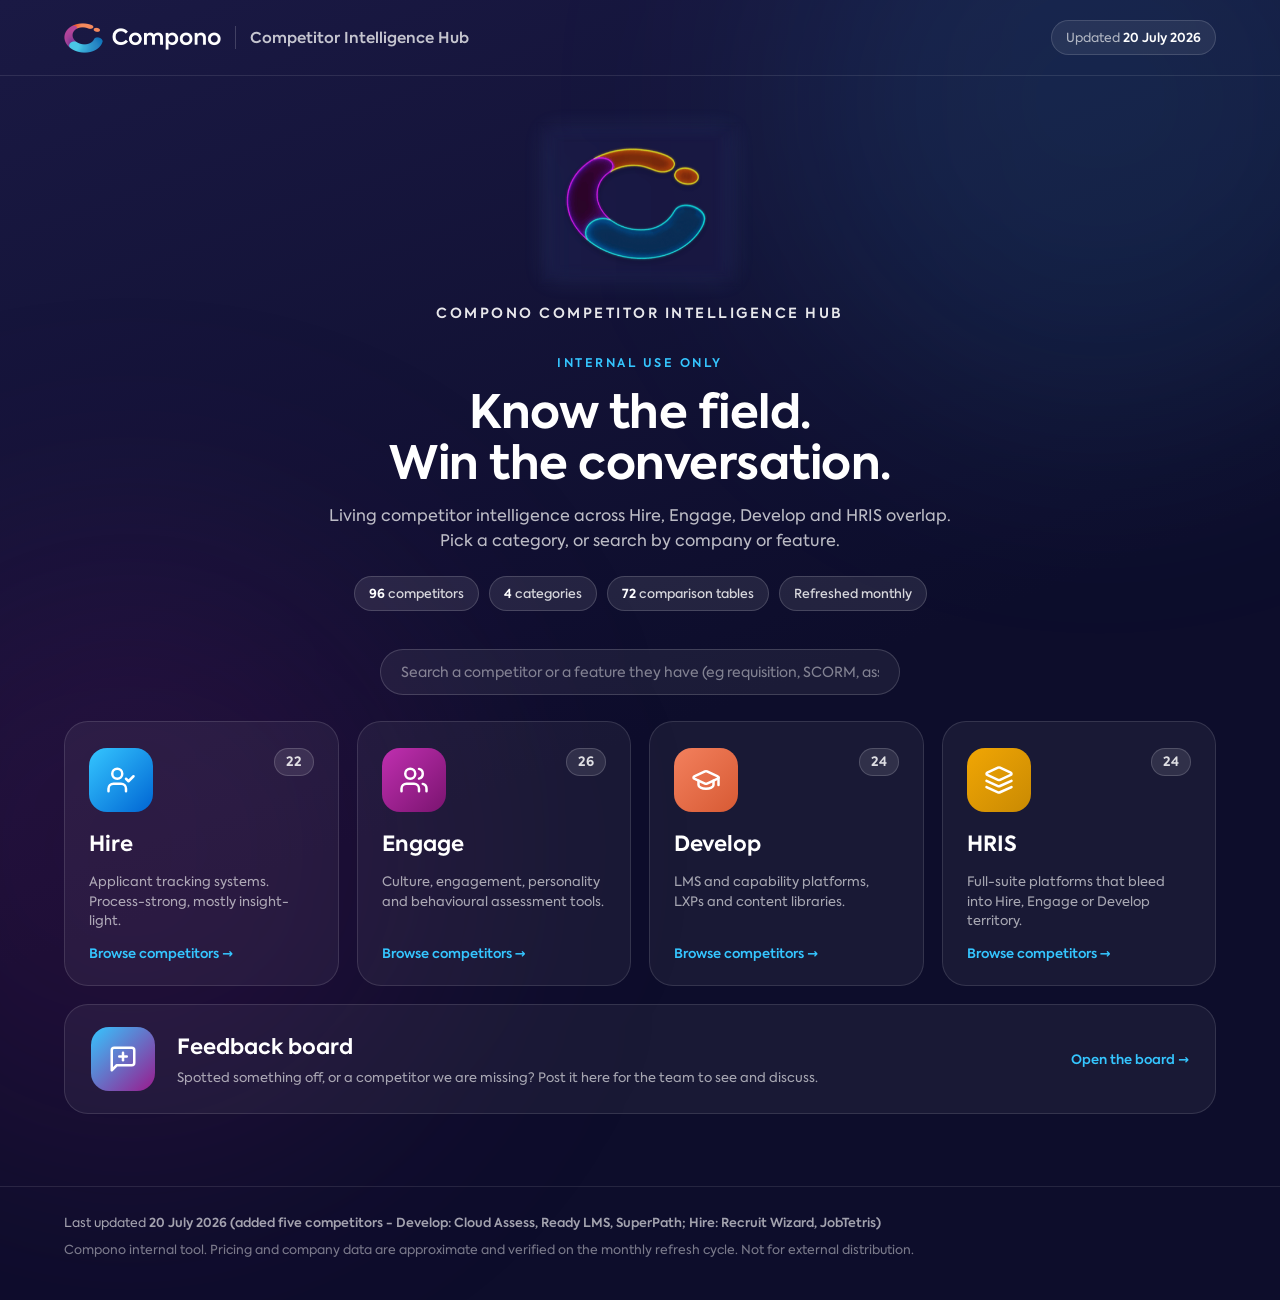
<file: index.html>
<!DOCTYPE html>
<html lang="en-AU">
<head>
<meta charset="UTF-8">
<meta name="viewport" content="width=device-width, initial-scale=1.0">
<meta name="robots" content="noindex, nofollow">
<title>Compono Competitor Intelligence Hub</title>
<link rel="stylesheet" href="styles.css">
</head>
<body class="home">

<div class="home-glow glow-a"></div>
<div class="home-glow glow-b"></div>

<header class="site-header">
  <div class="wrap">
    <div class="brand">
      <img src="assets/logo-horizontal-white.png" alt="Compono" onerror="this.onerror=null;this.src='assets/logo-horizontal-color.png';this.classList.add('logo-fallback-bg')">
      <span class="brand-title">Competitor Intelligence Hub</span>
    </div>
    <div class="last-updated">Updated <strong id="lastUpdated"></strong></div>
  </div>
</header>

<main class="wrap">
  <div class="home-hero">
    <div class="neon-mast">
      <img class="neon-c" src="assets/logo-c-neon.png" alt="Compono" width="210" height="168">
      <div class="neon-title">Compono Competitor Intelligence Hub</div>
    </div>
    <div class="eyebrow">Internal use only</div>
    <h1>Know the field.<br>Win the conversation.</h1>
    <p>Living competitor intelligence across Hire, Engage, Develop and HRIS overlap. Pick a category, or search by company or feature.</p>
    <div class="hero-stats" id="heroStats"></div>
  </div>

  <div class="toolbar home-toolbar">
    <input type="text" class="search" id="search" placeholder="Search a competitor or a feature they have (eg requisition, SCORM, assessment)...">
  </div>

  <div class="modules" id="modules"></div>

  <div class="search-results" id="searchResults" hidden>
    <div class="search-meta" id="searchMeta"></div>
    <div class="grid" id="grid"></div>
  </div>
</main>

<footer class="site-footer">
  <div class="wrap">
    <div class="footer-updated">Last updated <strong id="footerUpdated"></strong></div>
    Compono internal tool. Pricing and company data are approximate and verified on the monthly refresh cycle. Not for external distribution.
  </div>
</footer>

<script src="data.js"></script>
<script>
  // Header shows the short date only. The full refresh note sits in the tooltip.
  const shortDate = LAST_UPDATED.split(" (")[0];
  const luEl = document.getElementById("lastUpdated");
  luEl.textContent = shortDate;
  luEl.parentElement.title = LAST_UPDATED;
  const footerEl = document.getElementById("footerUpdated");
  if (footerEl) footerEl.textContent = LAST_UPDATED;

  // Hero stat chips - computed from the data so they never go stale.
  (function () {
    const statsEl = document.getElementById("heroStats");
    if (!statsEl) return;
    const tables = COMPETITORS.filter(c => c.fabComparison).length;
    statsEl.innerHTML = `
      <span class="stat-chip"><strong>${COMPETITORS.length}</strong> competitors</span>
      <span class="stat-chip"><strong>${Object.keys(CATEGORIES).length}</strong> categories</span>
      <span class="stat-chip"><strong>${tables}</strong> comparison tables</span>
      <span class="stat-chip">Refreshed monthly</span>`;
  })();

  const tabOrder = ["hire", "engage", "develop", "hris"];
  let query = "";

  const modulesEl = document.getElementById("modules");
  const resultsEl = document.getElementById("searchResults");
  const gridEl = document.getElementById("grid");
  const metaEl = document.getElementById("searchMeta");
  const searchEl = document.getElementById("search");

  // Short tile copy for the landing cards.
  const MODULE_UI = {
    hire:    { line: "Applicant tracking systems. Process-strong, mostly insight-light." },
    engage:  { line: "Culture, engagement, personality and behavioural assessment tools." },
    develop: { line: "LMS and capability platforms, LXPs and content libraries." },
    hris:    { line: "Full-suite platforms that bleed into Hire, Engage or Develop territory." }
  };

  // Inline icons (Lucide set) - no external requests, loads offline.
  const MODULE_ICONS = {
    hire: `<svg viewBox="0 0 24 24" fill="none" stroke="currentColor" stroke-width="2" stroke-linecap="round" stroke-linejoin="round"><path d="M16 21v-2a4 4 0 0 0-4-4H6a4 4 0 0 0-4 4v2"/><circle cx="9" cy="7" r="4"/><polyline points="16 11 18 13 22 9"/></svg>`,
    engage: `<svg viewBox="0 0 24 24" fill="none" stroke="currentColor" stroke-width="2" stroke-linecap="round" stroke-linejoin="round"><path d="M16 21v-2a4 4 0 0 0-4-4H6a4 4 0 0 0-4 4v2"/><circle cx="9" cy="7" r="4"/><path d="M22 21v-2a4 4 0 0 0-3-3.87"/><path d="M16 3.13a4 4 0 0 1 0 7.75"/></svg>`,
    develop: `<svg viewBox="0 0 24 24" fill="none" stroke="currentColor" stroke-width="2" stroke-linecap="round" stroke-linejoin="round"><path d="M21.42 10.922a1 1 0 0 0-.019-1.838L12.83 5.18a2 2 0 0 0-1.66 0L2.6 9.08a1 1 0 0 0 0 1.832l8.57 3.908a2 2 0 0 0 1.66 0z"/><path d="M22 10v6"/><path d="M6 12.5V16a6 3 0 0 0 12 0v-3.5"/></svg>`,
    hris: `<svg viewBox="0 0 24 24" fill="none" stroke="currentColor" stroke-width="2" stroke-linecap="round" stroke-linejoin="round"><path d="M12.83 2.18a2 2 0 0 0-1.66 0L2.6 6.08a1 1 0 0 0 0 1.83l8.58 3.91a2 2 0 0 0 1.66 0l8.58-3.9a1 1 0 0 0 0-1.83Z"/><path d="m22 17.65-9.17 4.16a2 2 0 0 1-1.66 0L2 17.65"/><path d="m22 12.65-9.17 4.16a2 2 0 0 1-1.66 0L2 12.65"/></svg>`,
    feedback: `<svg viewBox="0 0 24 24" fill="none" stroke="currentColor" stroke-width="2" stroke-linecap="round" stroke-linejoin="round"><path d="M21 15a2 2 0 0 1-2 2H7l-4 4V5a2 2 0 0 1 2-2h14a2 2 0 0 1 2 2z"/><line x1="12" y1="7" x2="12" y2="13"/><line x1="9" y1="10" x2="15" y2="10"/></svg>`
  };

  // Build the searchable text for each competitor once, on load.
  // Capability-true only: this is what a competitor actually HAS.
  // We include the name (so you can still find them by name), their own
  // features, a real assessment capability for Hire (Basic or Native, never
  // None), and the FAB comparison rows they tick (them = yes or partial).
  // We deliberately leave OUT summary, their marketing pitch and integrations,
  // so a competitor is not pulled up for a feature just because it appears in
  // their description, or because they only plug into a partner that does it.
  function buildSearchText(c) {
    const parts = [];
    parts.push(c.name || "");
    if (Array.isArray(c.features)) parts.push(c.features.join("  "));
    if (c.category === "hire" && c.assessment && c.assessment.level !== "None") parts.push("assessment");
    if (c.fabComparison && Array.isArray(c.fabComparison.groups)) {
      c.fabComparison.groups.forEach(g => {
        (g.rows || []).forEach(r => {
          if (r && (r.them === "yes" || r.them === "partial")) parts.push(r.label || "");
        });
      });
    }
    return parts.join("  ").toLowerCase();
  }
  COMPETITORS.forEach(c => { c._search = buildSearchText(c); });

  // All words typed must be present (so "native assessment" narrows the list).
  function matchesQuery(c) {
    if (query === "") return true;
    return query.split(/\s+/).filter(Boolean).every(token => c._search.includes(token));
  }

  function renderModules() {
    const cards = tabOrder.map(key => {
      const count = COMPETITORS.filter(c => c.category === key).length;
      return `<a class="module ${key}" href="category.html?cat=${key}">
        <span class="module-top">
          <span class="module-icon">${MODULE_ICONS[key]}</span>
          <span class="module-count">${count}</span>
        </span>
        <span class="module-name">${CATEGORIES[key].label}</span>
        <span class="module-line">${MODULE_UI[key].line}</span>
        <span class="module-go">Browse competitors →</span>
      </a>`;
    });
    // Feedback board - a discussion layer, separate from the competitor data.
    cards.push(`<a class="module feedback" href="feedback.html">
      <span class="module-icon">${MODULE_ICONS.feedback}</span>
      <span class="fb-text">
        <span class="module-name">Feedback board</span>
        <span class="module-line">Spotted something off, or a competitor we are missing? Post it here for the team to see and discuss.</span>
      </span>
      <span class="module-go">Open the board →</span>
    </a>`);
    modulesEl.innerHTML = cards.join("");
  }

  // Company logo chip. Uses the competitor's website favicon via Google's
  // public favicon service (no files to host or maintain). If a competitor
  // has no domain set, or the image fails, a coloured initial shows instead.
  function logoChip(c, size) {
    const initial = (c.name || "?").trim().charAt(0).toUpperCase();
    const img = c.domain
      ? `<img class="logo-img" src="https://www.google.com/s2/favicons?domain=${c.domain}&sz=128" alt="" loading="lazy" onerror="this.style.display='none';this.nextElementSibling.style.display='flex'">`
      : "";
    return `<span class="logo-chip ${size || ""} ${c.category}">${img}<span class="logo-fallback"${c.domain ? ' style="display:none"' : ""}>${initial}</span></span>`;
  }

  function assessPill(c) {
    if (c.category !== "hire" || !c.assessment) return "";
    const lvl = c.assessment.level;
    const cls = lvl === "Native" ? "assess-native" : lvl === "Basic" ? "assess-basic" : "assess-none";
    return `<span class="pill ${cls}">Assessment: ${lvl}</span>`;
  }

  // Category tag - search results span all categories, so always show it.
  function categoryPill(c) {
    const label = CATEGORIES[c.category] ? CATEGORIES[c.category].label : c.category;
    return `<span class="pill"><span class="dot dot-${c.category}" style="display:inline-block;width:8px;height:8px;border-radius:50%;margin-right:6px"></span>${label}</span>`;
  }

  function renderSearch() {
    const searching = query !== "";
    modulesEl.hidden = searching;
    resultsEl.hidden = !searching;
    if (!searching) { gridEl.innerHTML = ""; return; }

    const list = COMPETITORS.filter(matchesQuery);
    metaEl.textContent = list.length === 1
      ? "1 competitor matches across all categories"
      : list.length + " competitors match across all categories";

    gridEl.innerHTML = list.length ? list.map(c => `
      <a class="comp-card ${c.category}" href="competitor.html?id=${c.id}">
        <div class="card-head">${logoChip(c)}<h3>${c.name}</h3></div>
        <div class="card-meta">
          ${categoryPill(c)}
          <span class="pill">${c.targetMarket.split(",")[0]}</span>
          ${assessPill(c)}
        </div>
        <p>${c.summary}</p>
        <span class="card-link">Full breakdown →</span>
      </a>
    `).join("") : `<p class="grid-empty">No competitors match that search.</p>`;
  }

  searchEl.addEventListener("input", e => {
    query = e.target.value.toLowerCase().trim();
    renderSearch();
  });

  renderModules();
</script>
</body>
</html>
</file>
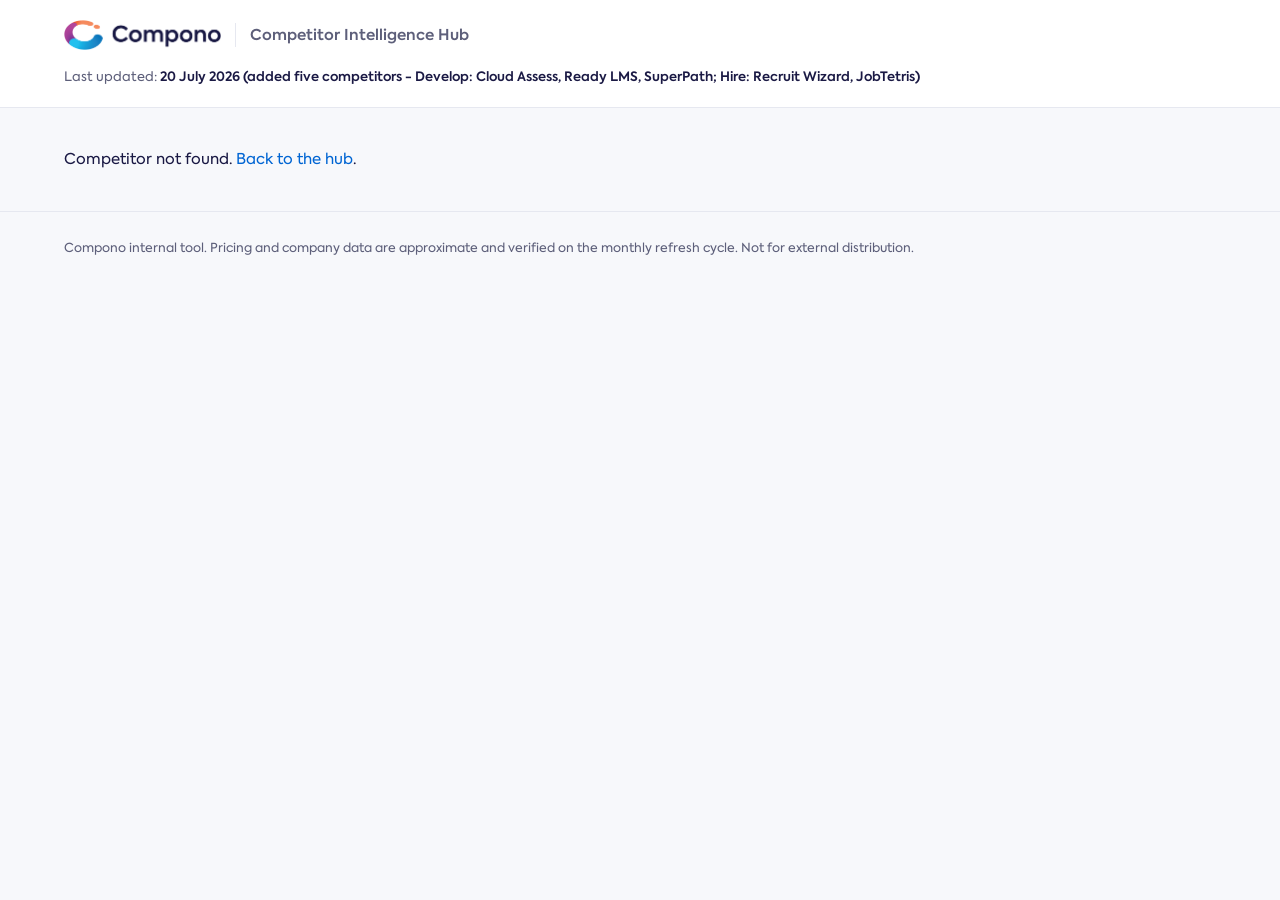
<file: competitor.html>
<!DOCTYPE html>
<html lang="en-AU">
<head>
<meta charset="UTF-8">
<meta name="viewport" content="width=device-width, initial-scale=1.0">
<meta name="robots" content="noindex, nofollow">
<title>Competitor - Compono Intelligence Hub</title>
<link rel="stylesheet" href="styles.css">
</head>
<body>

<header class="site-header">
  <div class="wrap">
    <div class="brand">
      <img src="assets/logo-horizontal-color.png" alt="Compono">
      <span class="brand-title">Competitor Intelligence Hub</span>
    </div>
    <div class="last-updated">Last updated: <strong id="lastUpdated"></strong></div>
  </div>
</header>

<main class="wrap" id="page"></main>

<footer class="site-footer">
  <div class="wrap">Compono internal tool. Pricing and company data are approximate and verified on the monthly refresh cycle. Not for external distribution.</div>
</footer>

<script src="data.js"></script>
<script>
  document.getElementById("lastUpdated").textContent = LAST_UPDATED;

  const id = new URLSearchParams(location.search).get("id");
  const c = COMPETITORS.find(x => x.id === id);
  const page = document.getElementById("page");

  if (!c) {
    page.innerHTML = `<p style="padding:40px 0">Competitor not found. <a href="index.html">Back to the hub</a>.</p>`;
  } else {
    document.title = c.name + " - Compono Intelligence Hub";
    const cat = CATEGORIES[c.category];

    // Company logo chip. Uses the competitor's website favicon via Google's
    // public favicon service (no files to host or maintain). If a competitor
    // has no domain set, or the image fails, a coloured initial shows instead.
    function logoChip(domain, name, category, size) {
      const initial = (name || "?").trim().charAt(0).toUpperCase();
      const img = domain
        ? `<img class="logo-img" src="https://www.google.com/s2/favicons?domain=${domain}&sz=128" alt="" loading="lazy" onerror="this.style.display='none';this.nextElementSibling.style.display='flex'">`
        : "";
      return `<span class="logo-chip ${size || ""} ${category || ""}">${img}<span class="logo-fallback"${domain ? ' style="display:none"' : ""}>${initial}</span></span>`;
    }
    const compChip = logoChip(c.domain, c.name, c.category);
    const compChipLg = logoChip(c.domain, c.name, c.category, "lg");
    const compChipSm = logoChip(c.domain, c.name, c.category, "sm");
    const componoChipSm = logoChip("compono.com", "Compono", "", "sm");
    const componoChip = logoChip("compono.com", "Compono", "");

    const assessSection = (c.category === "hire" && c.assessment) ? `
      <div class="section">
        <h2>Assessment capability</h2>
        <div class="panel">
          <span class="pill ${c.assessment.level === "Native" ? "assess-native" : c.assessment.level === "Basic" ? "assess-basic" : "assess-none"}">${c.assessment.level}</span>
          <p style="margin-top:12px; font-size:14px;">${c.assessment.detail}</p>
        </div>
      </div>` : "";

    const recent = c.recentActivity && c.recentActivity.length
      ? c.recentActivity.map(a => `<div class="activity-item"><div class="date">${a.date}</div>${a.note}</div>`).join("")
      : `<p class="recent-empty">No entries yet - run the monthly refresh prompt to populate this section with the latest product releases, brand messaging changes and partnerships.</p>`;

    page.innerHTML = `
      <a class="back-link" href="category.html?cat=${c.category}">← Back to ${cat.label} competitors</a>

      <div class="comp-header ${c.category}">
        <div class="eyebrow">${cat.label} competitor</div>
        <div class="comp-title-row">${compChipLg}<h1>${c.name}</h1></div>
        <p style="color:var(--muted); max-width:760px;">${c.summary}</p>
        <div class="card-meta" style="margin-top:14px;">
          <span class="pill">${c.targetMarket}</span>
        </div>
      </div>

      ${c.quickTake ? `
      <div class="section">
        <div class="quick-take ${c.category}">
          <h2>Quick take</h2>
          <div class="qt-row"><div class="qt-label">Their pitch</div><p>${c.quickTake.theirPitch}</p></div>
          <div class="qt-row"><div class="qt-label">Our angle</div><p>${c.quickTake.ourAngle}</p></div>
          <div class="qt-row"><div class="qt-label">Watch out</div><p>${c.quickTake.watchOut}</p></div>
        </div>
      </div>` : ""}

      <div class="section">
        <h2>Company snapshot</h2>
        <div class="panel">
          <div class="snapshot-grid">
            <div class="snap-item"><div class="label">HQ</div><div class="value">${c.snapshot.hq}</div></div>
            <div class="snap-item"><div class="label">Founded</div><div class="value">${c.snapshot.founded}</div></div>
            <div class="snap-item"><div class="label">Funding</div><div class="value">${c.snapshot.funding}</div></div>
            <div class="snap-item"><div class="label">Headcount</div><div class="value">${c.snapshot.headcount}</div></div>
            <div class="snap-item"><div class="label">ANZ presence</div><div class="value">${c.snapshot.anz}</div></div>
          </div>
        </div>
      </div>

      ${assessSection}

      <div class="section">
        <h2>Pricing model</h2>
        <div class="panel"><p style="font-size:14.5px;">${c.pricing}</p></div>
      </div>

      <div class="section">
        <h2>Key features</h2>
        <div class="panel">
          <ul class="clean">${c.features.map(f => `<li>${f}</li>`).join("")}</ul>
        </div>
      </div>

      <div class="section">
        <h2>Key integrations</h2>
        <div class="panel">
          ${c.integrations && c.integrations.length
            ? `<ul class="clean">${c.integrations.map(i => `<li>${i}</li>`).join("")}</ul>`
            : `<p class="recent-empty">No integrations listed yet - add them on the next refresh.</p>`}
        </div>
      </div>

      <div class="section">
        <h2>FAB - theirs vs ours</h2>
        <div class="fab-grid">
          <div class="panel fab-col theirs">
            <h3>${compChip}<span>${c.name}'s pitch</span></h3>
            <div class="fab-block"><div class="fab-label">Features</div><p>${c.fabTheirs.features}</p></div>
            <div class="fab-block"><div class="fab-label">Advantages</div><p>${c.fabTheirs.advantages}</p></div>
            <div class="fab-block"><div class="fab-label">Benefits</div><p>${c.fabTheirs.benefits}</p></div>
          </div>
          <div class="panel fab-col ours">
            <h3>${componoChip}<span>Compono in this matchup</span></h3>
            <div class="fab-block"><div class="fab-label">Features</div><p>${c.fabOurs.features}</p></div>
            <div class="fab-block"><div class="fab-label">Advantages</div><p>${c.fabOurs.advantages}</p></div>
            <div class="fab-block"><div class="fab-label">Benefits</div><p>${c.fabOurs.benefits}</p></div>
          </div>
        </div>
      </div>


      ${c.fabComparison ? `
      <div class="section">
        <details class="fab-compare">
          <summary>
            <span class="fab-compare-title">Feature comparison - ${c.name} vs Compono</span>
            <span class="fab-compare-hint">Click to expand</span>
          </summary>
          <div class="fab-compare-body">
            <div class="fab-legend">
              <span><i class="mk yes">&#10003;</i> Native</span>
              <span><i class="mk partial">&#9680;</i> Partial / via integration</span>
              <span><i class="mk no">&#10007;</i> None</span>
            </div>
            ${c.fabComparison.groups.map(g => `
              <div class="fab-compare-group">
                <div class="fab-compare-grouptitle">${g.title}</div>
                <table class="fab-compare-table">
                  <colgroup><col class="col-cap"><col class="col-them"><col class="col-us"></colgroup>
                  <thead>
                    <tr><th class="cap">Capability</th><th class="vendor"><span class="th-vendor">${compChipSm}<span>${c.name}</span></span></th><th class="vendor us"><span class="th-vendor">${componoChipSm}<span>Compono</span></span></th></tr>
                  </thead>
                  <tbody>
                    ${g.rows.map(r => `
                      <tr>
                        <td class="cap">${r.label}</td>
                        <td class="mark"><i class="mk ${r.them}">${r.them === "yes" ? "&#10003;" : r.them === "partial" ? "&#9680;" : "&#10007;"}</i></td>
                        <td class="mark us"><i class="mk ${r.us}">${r.us === "yes" ? "&#10003;" : r.us === "partial" ? "&#9680;" : "&#10007;"}</i></td>
                      </tr>`).join("")}
                  </tbody>
                </table>
              </div>`).join("")}
          </div>
        </details>
      </div>` : ""}

      <div class="section">
        <div class="two-col">
          <div>
            <h2>How Compono wins</h2>
            <div class="panel"><ul class="clean wins">${c.wins.map(w => `<li>${w}</li>`).join("")}</ul></div>
          </div>
          <div>
            <h2>How Compono loses</h2>
            <div class="panel"><ul class="clean losses">${c.losses.map(l => `<li>${l}</li>`).join("")}</ul></div>
          </div>
        </div>
      </div>

      <div class="section">
        <div class="battlecard">
          <div class="bc-head">
            <h2>Battle card seed</h2>
            <button class="copy-btn" id="copyBattlecard" type="button" title="Copy the battle card text">Copy</button>
          </div>
          <p>${c.battlecard}</p>
        </div>
      </div>

      ${c.landmines && c.landmines.length ? `
      <div class="section">
        <h2>Landmine questions</h2>
        <div class="panel">
          <p class="landmine-intro">Ask these in the call - they expose what ${c.name} cannot answer.</p>
          <ol class="landmines">${c.landmines.map(q => `<li>${q}</li>`).join("")}</ol>
        </div>
      </div>` : ""}

      <div class="section">
        <h2>Social / brand signal</h2>
        <div class="panel"><p style="font-size:14px;">${c.social}</p></div>
      </div>

      <div class="section">
        <h2>Recent activity</h2>
        <div class="panel">${recent}</div>
      </div>
    `;

    // Copy the battle card text to the clipboard, with a fallback for
    // older browsers. The button flips to "Copied" briefly as feedback.
    const copyBtn = document.getElementById("copyBattlecard");
    if (copyBtn) {
      copyBtn.addEventListener("click", () => {
        const text = c.name + " - battle card seed\n\n" + c.battlecard;
        const done = () => {
          copyBtn.textContent = "Copied";
          copyBtn.classList.add("copied");
          setTimeout(() => { copyBtn.textContent = "Copy"; copyBtn.classList.remove("copied"); }, 1600);
        };
        if (navigator.clipboard && navigator.clipboard.writeText) {
          navigator.clipboard.writeText(text).then(done).catch(() => fallbackCopy(text, done));
        } else {
          fallbackCopy(text, done);
        }
      });
    }
    function fallbackCopy(text, done) {
      const ta = document.createElement("textarea");
      ta.value = text;
      ta.style.position = "fixed";
      ta.style.opacity = "0";
      document.body.appendChild(ta);
      ta.select();
      try { document.execCommand("copy"); done(); } catch (e) {}
      document.body.removeChild(ta);
    }

    // Print support: open every collapsed comparison table and make all
    // sections visible before printing, then restore afterwards.
    window.addEventListener("beforeprint", () => {
      document.querySelectorAll("details").forEach(d => {
        d.dataset.wasOpen = d.open ? "1" : "";
        d.open = true;
      });
      document.querySelectorAll(".reveal").forEach(el => el.classList.add("in"));
    });
    window.addEventListener("afterprint", () => {
      document.querySelectorAll("details").forEach(d => {
        if (!d.dataset.wasOpen) d.open = false;
      });
    });
  }
</script>
  <script src="enhance.js"></script>
</body>
</html>
</file>
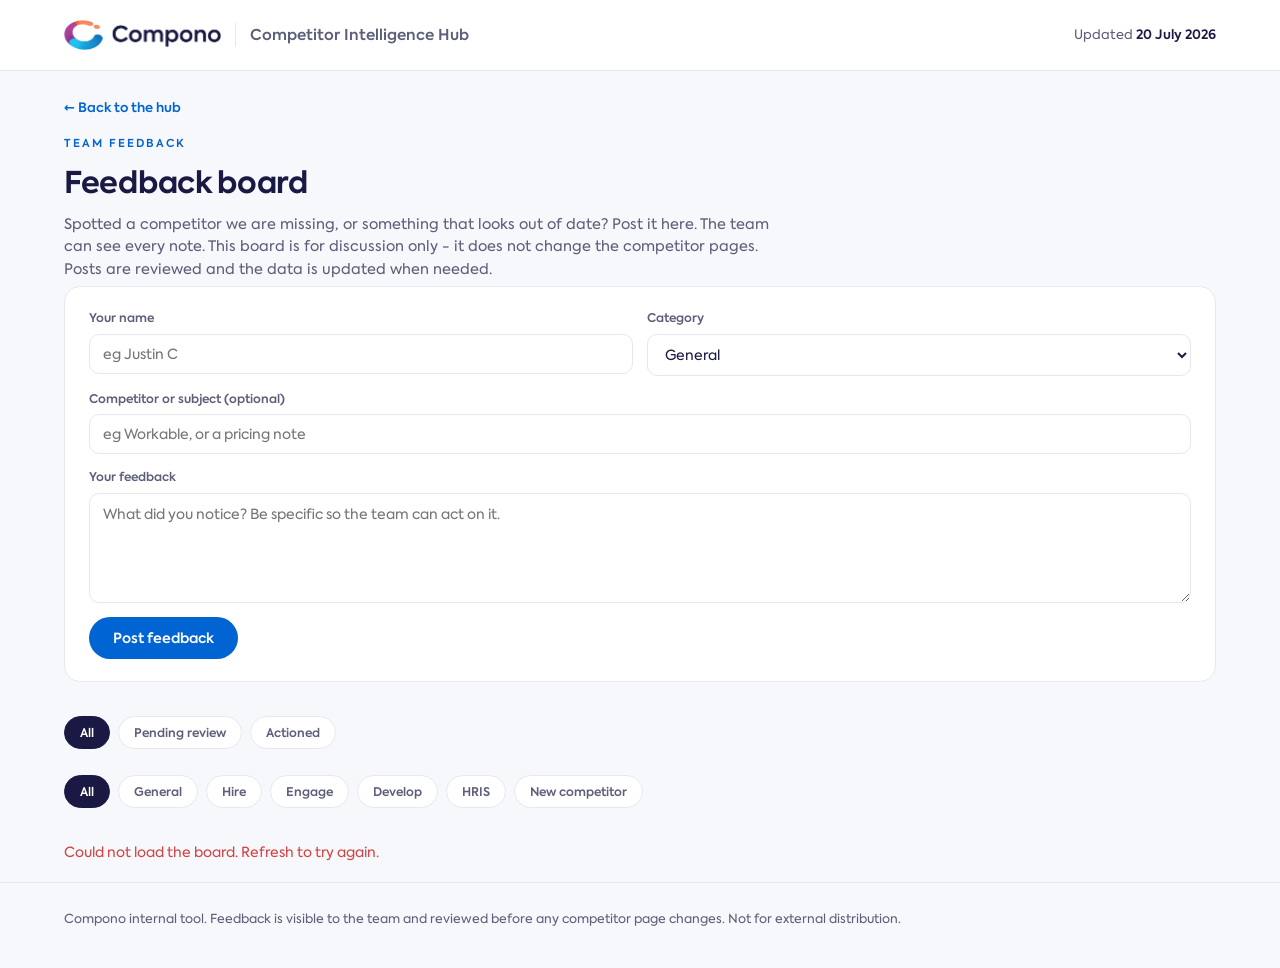
<file: feedback.html>
<!DOCTYPE html>
<html lang="en-AU">
<head>
<meta charset="UTF-8">
<meta name="viewport" content="width=device-width, initial-scale=1.0">
<meta name="robots" content="noindex, nofollow">
<title>Feedback board - Compono Intelligence Hub</title>
<link rel="stylesheet" href="styles.css">
</head>
<body class="feedback">

<header class="site-header">
  <div class="wrap">
    <div class="brand">
      <img src="assets/logo-horizontal-color.png" alt="Compono">
      <span class="brand-title">Competitor Intelligence Hub</span>
    </div>
    <div class="last-updated">Updated <strong id="lastUpdated"></strong></div>
  </div>
</header>

<main class="wrap">
  <a class="back-link" href="index.html">← Back to the hub</a>

  <div class="fb-header">
    <div class="eyebrow">Team feedback</div>
    <h1>Feedback board</h1>
    <p>Spotted a competitor we are missing, or something that looks out of date? Post it here. The team can see every note. This board is for discussion only - it does not change the competitor pages. Posts are reviewed and the data is updated when needed.</p>
  </div>

  <section class="section">
    <div class="panel">
      <form class="fb-form" id="fbForm" autocomplete="off">
        <div class="fb-row">
          <div class="fb-field">
            <label for="fbName">Your name</label>
            <input class="fb-input" type="text" id="fbName" maxlength="60" placeholder="eg Justin C" required>
          </div>
          <div class="fb-field">
            <label for="fbCategory">Category</label>
            <select class="fb-select" id="fbCategory">
              <option>General</option>
              <option>Hire</option>
              <option>Engage</option>
              <option>Develop</option>
              <option>HRIS</option>
              <option>New competitor</option>
            </select>
          </div>
        </div>
        <div class="fb-field">
          <label for="fbSubject">Competitor or subject (optional)</label>
          <input class="fb-input" type="text" id="fbSubject" maxlength="80" placeholder="eg Workable, or a pricing note">
        </div>
        <div class="fb-field">
          <label for="fbMessage">Your feedback</label>
          <textarea class="fb-textarea" id="fbMessage" maxlength="2000" placeholder="What did you notice? Be specific so the team can act on it." required></textarea>
        </div>
        <!-- Honeypot: hidden from people, catches simple bots. Leave empty. -->
        <div class="honeypot" aria-hidden="true">
          <label>Do not fill this in <input type="text" id="fbWebsite" tabindex="-1" autocomplete="off"></label>
        </div>
        <div class="fb-actions">
          <button class="btn" type="submit" id="fbSubmit">Post feedback</button>
          <span class="fb-status muted" id="fbStatus"></span>
        </div>
      </form>
    </div>
  </section>

  <div class="fb-filters" id="fbStatusFilters"></div>
  <div class="fb-filters" id="fbFilters"></div>
  <div class="fb-list" id="fbList"></div>
</main>

<footer class="site-footer">
  <div class="wrap">Compono internal tool. Feedback is visible to the team and reviewed before any competitor page changes. Not for external distribution.</div>
</footer>

<script src="data.js"></script>
<script>
/* ============================================================
   SUPABASE SETUP - paste your two values here.
   1. In Supabase, open your project.
   2. Settings -> API.
   3. Copy the Project URL into SUPABASE_URL.
   4. Copy the "anon public" key into SUPABASE_ANON_KEY.
   These two values are safe to sit in the page. The database
   rules (see the setup notes) control what they can do:
   read the board and add a post - nothing else.
   ============================================================ */
const SUPABASE_URL = "https://ggfqyizslroqpzfhhxct.supabase.co";
const SUPABASE_ANON_KEY = "eyJhbGciOiJIUzI1NiIsInR5cCI6IkpXVCJ9.eyJpc3MiOiJzdXBhYmFzZSIsInJlZiI6ImdnZnF5aXpzbHJvcXB6ZmhoeGN0Iiwicm9sZSI6ImFub24iLCJpYXQiOjE3ODQyODAyMjQsImV4cCI6MjA5OTg1NjIyNH0.IBXq0OXNvc4MeX9SwenGfg6r3dH6wxqp3XDwMLP08xQ";
/* ========================================================== */

(function () {
  // Header date stamp, same as the rest of the hub.
  try {
    var luEl = document.getElementById("lastUpdated");
    luEl.textContent = LAST_UPDATED.split(" (")[0];
    luEl.parentElement.title = LAST_UPDATED;
  } catch (e) {}

  var CATEGORIES_FB = ["General", "Hire", "Engage", "Develop", "HRIS", "New competitor"];

  var listEl = document.getElementById("fbList");
  var filtersEl = document.getElementById("fbFilters");
  var statusFiltersEl = document.getElementById("fbStatusFilters");
  var formEl = document.getElementById("fbForm");
  var nameEl = document.getElementById("fbName");
  var catEl = document.getElementById("fbCategory");
  var subjEl = document.getElementById("fbSubject");
  var msgEl = document.getElementById("fbMessage");
  var hpEl = document.getElementById("fbWebsite");
  var btnEl = document.getElementById("fbSubmit");
  var statusEl = document.getElementById("fbStatus");

  var allPosts = [];
  var activeFilter = "All";
  var statusFilter = "all";

  var configured = SUPABASE_URL.indexOf("YOUR-PROJECT-REF") === -1
    && SUPABASE_ANON_KEY.indexOf("YOUR-ANON") === -1;

  var headers = {
    "apikey": SUPABASE_ANON_KEY,
    "Authorization": "Bearer " + SUPABASE_ANON_KEY,
    "Content-Type": "application/json"
  };

  function esc(s) {
    return (s == null ? "" : String(s)).replace(/[&<>"']/g, function (m) {
      return { "&": "&amp;", "<": "&lt;", ">": "&gt;", '"': "&quot;", "'": "&#39;" }[m];
    });
  }

  function catClass(cat) {
    return {
      "Hire": "hire", "Engage": "engage", "Develop": "develop",
      "HRIS": "hris", "New competitor": "new", "General": "general"
    }[cat] || "general";
  }

  function relTime(iso) {
    var t = new Date(iso).getTime();
    if (isNaN(t)) return "";
    var s = Math.floor((Date.now() - t) / 1000);
    if (s < 60) return "just now";
    var m = Math.floor(s / 60); if (m < 60) return m + " min ago";
    var h = Math.floor(m / 60); if (h < 24) return h + " hr ago";
    var d = Math.floor(h / 24); if (d < 7) return d + (d === 1 ? " day ago" : " days ago");
    return new Date(iso).toLocaleDateString("en-AU", { day: "numeric", month: "short", year: "numeric" });
  }

  // Full date and time in Australian eastern time (AEST in winter, AEDT in
  // summer - the short name shown updates automatically so it is always right).
  function fmtAEST(iso) {
    var d = new Date(iso);
    if (isNaN(d.getTime())) return "";
    try {
      return d.toLocaleString("en-AU", {
        timeZone: "Australia/Sydney",
        day: "numeric", month: "short", year: "numeric",
        hour: "numeric", minute: "2-digit", hour12: true,
        timeZoneName: "short"
      });
    } catch (e) {
      return relTime(iso);
    }
  }

  function statusMeta(s) {
    return (s === "actioned")
      ? { cls: "actioned", label: "Actioned" }
      : { cls: "pending", label: "Pending review" };
  }

  function setStatus(msg, kind) {
    statusEl.textContent = msg || "";
    statusEl.className = "fb-status " + (kind || "muted");
  }

  function renderFilters() {
    var opts = ["All"].concat(CATEGORIES_FB);
    filtersEl.innerHTML = opts.map(function (o) {
      return '<button class="fb-filter ' + (o === activeFilter ? "active" : "") +
        '" data-f="' + esc(o) + '">' + esc(o) + "</button>";
    }).join("");
    filtersEl.querySelectorAll(".fb-filter").forEach(function (b) {
      b.addEventListener("click", function () {
        activeFilter = b.getAttribute("data-f");
        renderFilters();
        renderList();
      });
    });
  }

  function renderStatusFilters() {
    var opts = [["all", "All"], ["pending", "Pending review"], ["actioned", "Actioned"]];
    statusFiltersEl.innerHTML = opts.map(function (o) {
      return '<button class="fb-filter ' + (o[0] === statusFilter ? "active" : "") +
        '" data-s="' + o[0] + '">' + esc(o[1]) + "</button>";
    }).join("");
    statusFiltersEl.querySelectorAll(".fb-filter").forEach(function (b) {
      b.addEventListener("click", function () {
        statusFilter = b.getAttribute("data-s");
        renderStatusFilters();
        renderList();
      });
    });
  }

  function renderList() {
    var list = allPosts.filter(function (p) {
      var st = p.status || "pending";
      var catOk = (activeFilter === "All") || (p.category === activeFilter);
      var stOk = (statusFilter === "all") || (st === statusFilter);
      return catOk && stOk;
    });

    if (!list.length) {
      listEl.innerHTML = '<p class="fb-note">No posts match this view.</p>';
      return;
    }
    listEl.innerHTML = list.map(function (p) {
      var st = statusMeta(p.status || "pending");
      var next = (p.status === "actioned") ? "pending" : "actioned";
      var toggleLabel = (p.status === "actioned") ? "Mark pending" : "Mark actioned";
      return '<div class="fb-post ' + st.cls + '">' +
        '<div class="fb-post-top">' +
          '<span class="fb-post-name">' + esc(p.name) + "</span>" +
          '<span class="pill">' + esc(p.category) + "</span>" +
          '<span class="fb-status-badge ' + st.cls + '">' + st.label + "</span>" +
          '<span class="fb-post-time">' + fmtAEST(p.created_at) + "</span>" +
        "</div>" +
        (p.subject ? '<div class="fb-post-subject">' + esc(p.subject) + "</div>" : "") +
        '<div class="fb-post-message">' + esc(p.message) + "</div>" +
        '<div class="fb-post-actions">' +
          '<button class="fb-toggle" type="button" data-id="' + esc(p.id) + '" data-next="' + next + '">' + toggleLabel + "</button>" +
        "</div>" +
      "</div>";
    }).join("");

    listEl.querySelectorAll(".fb-toggle").forEach(function (b) {
      b.addEventListener("click", function () {
        updatePostStatus(b.getAttribute("data-id"), b.getAttribute("data-next"), b);
      });
    });
  }

  function updatePostStatus(id, next, btn) {
    if (!configured || !id) return;
    if (btn) btn.disabled = true;
    var h = Object.assign({}, headers, { "Prefer": "return=representation" });
    fetch(SUPABASE_URL + "/rest/v1/feedback?id=eq." + encodeURIComponent(id), {
      method: "PATCH", headers: h, body: JSON.stringify({ status: next })
    }).then(function (res) {
      if (!res.ok) return res.text().then(function (t) { throw new Error(t || ("update failed " + res.status)); });
      return res.json();
    }).then(function (rows) {
      var updated = rows && rows[0];
      for (var i = 0; i < allPosts.length; i++) {
        if (allPosts[i].id === id) { allPosts[i].status = updated ? updated.status : next; break; }
      }
      renderList();
    }).catch(function (err) {
      console.error(err);
      if (btn) btn.disabled = false;
      setStatus("Could not update status. Try again.", "err");
    });
  }

  function loadPosts() {
    return fetch(SUPABASE_URL + "/rest/v1/feedback?select=*&order=created_at.desc", { headers: headers })
      .then(function (res) {
        if (!res.ok) throw new Error("read failed " + res.status);
        return res.json();
      });
  }

  function addPost(post) {
    var h = Object.assign({}, headers, { "Prefer": "return=representation" });
    return fetch(SUPABASE_URL + "/rest/v1/feedback", {
      method: "POST", headers: h, body: JSON.stringify(post)
    }).then(function (res) {
      if (!res.ok) return res.text().then(function (t) { throw new Error(t || ("write failed " + res.status)); });
      return res.json();
    });
  }

  formEl.addEventListener("submit", function (e) {
    e.preventDefault();
    if (hpEl.value) return; // bot filled the honeypot - ignore silently

    var name = nameEl.value.trim();
    var category = catEl.value;
    var subject = subjEl.value.trim();
    var message = msgEl.value.trim();

    if (!name || !message) { setStatus("Add your name and a message.", "err"); return; }
    if (!configured) { setStatus("Board not connected yet. See the setup notes.", "err"); return; }

    btnEl.disabled = true;
    setStatus("Posting...", "muted");

    addPost({ name: name, category: category, subject: subject || null, message: message })
      .then(function (rows) {
        var row = rows && rows[0] ? rows[0] : { name: name, category: category, subject: subject || null, message: message, status: "pending", created_at: new Date().toISOString() };
        allPosts.unshift(row);
        subjEl.value = "";
        msgEl.value = "";
        activeFilter = "All";
        statusFilter = "all";
        renderStatusFilters();
        renderFilters();
        renderList();
        setStatus("Posted. Thanks for the feedback.", "ok");
      })
      .catch(function (err) {
        console.error(err);
        setStatus("Could not post. Try again in a moment.", "err");
      })
      .finally(function () { btnEl.disabled = false; });
  });

  // Init
  renderStatusFilters();
  renderFilters();
  if (!configured) {
    listEl.innerHTML = '<p class="fb-note err">The feedback board is not connected yet. ' +
      'Add your Supabase Project URL and anon key at the top of feedback.html, then follow the setup notes.</p>';
    return;
  }
  listEl.innerHTML = '<p class="fb-note">Loading posts...</p>';
  loadPosts()
    .then(function (rows) { allPosts = rows || []; renderList(); })
    .catch(function (err) {
      console.error(err);
      listEl.innerHTML = '<p class="fb-note err">Could not load the board. Refresh to try again.</p>';
    });
})();
</script>
</body>
</html>
</file>
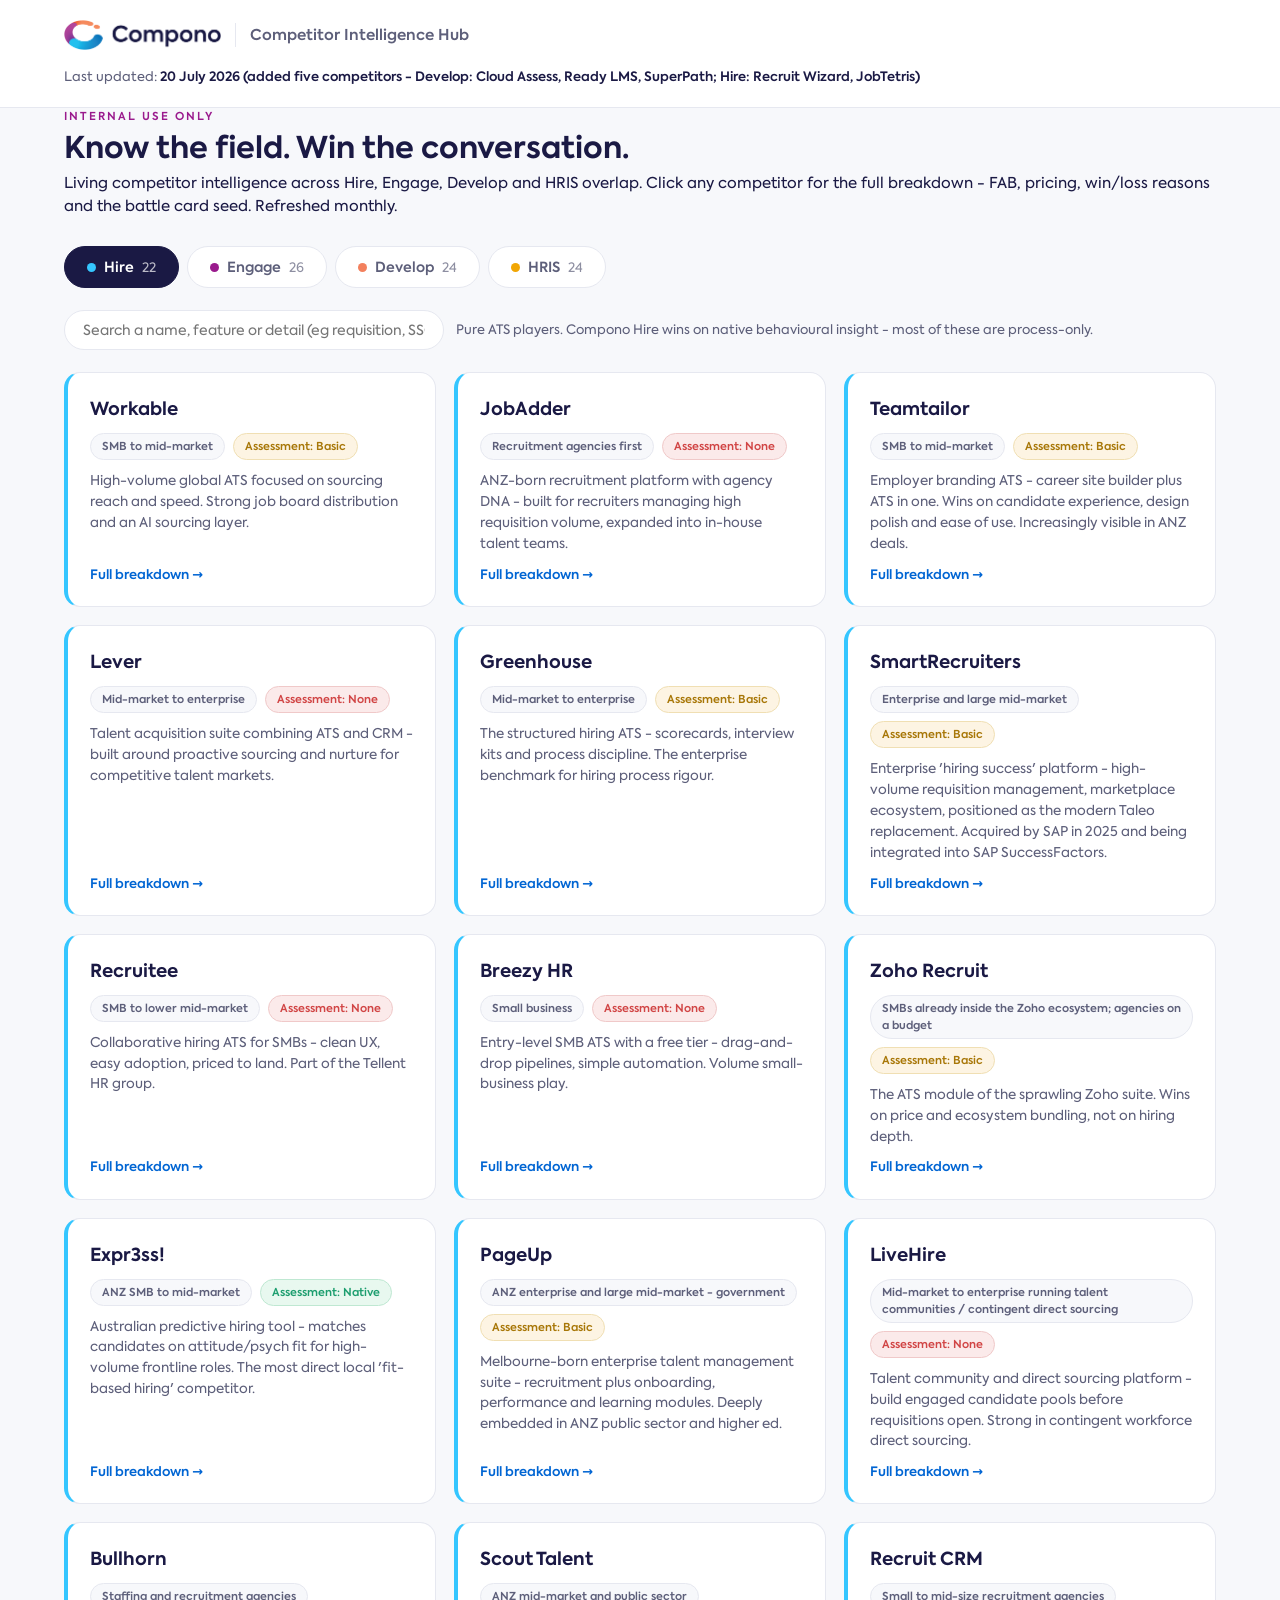
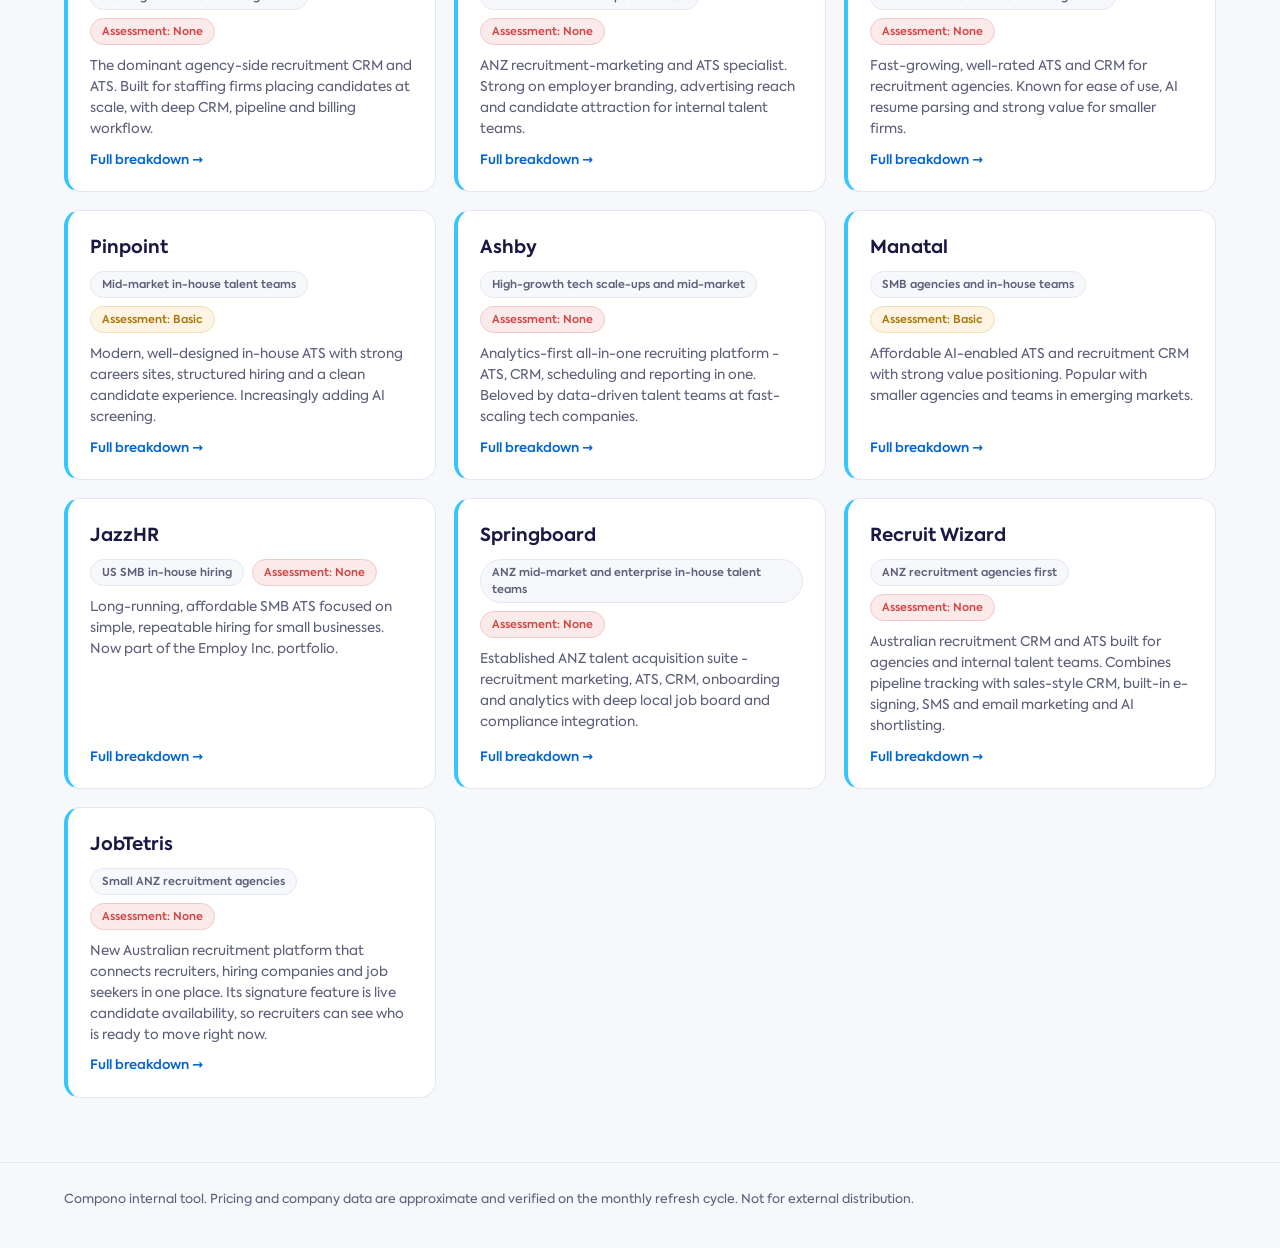
<file: index 2.html>
<!DOCTYPE html>
<html lang="en-AU">
<head>
<meta charset="UTF-8">
<meta name="viewport" content="width=device-width, initial-scale=1.0">
<meta name="robots" content="noindex, nofollow">
<title>Compono Competitor Intelligence Hub</title>
<link rel="stylesheet" href="styles.css">
</head>
<body>

<header class="site-header">
  <div class="wrap">
    <div class="brand">
      <img src="assets/logo-horizontal-color.png" alt="Compono">
      <span class="brand-title">Competitor Intelligence Hub</span>
    </div>
    <div class="last-updated">Last updated: <strong id="lastUpdated"></strong></div>
  </div>
</header>

<main class="wrap">
  <div class="hero-strip">
    <div class="eyebrow">Internal use only</div>
    <h1>Know the field. Win the conversation.</h1>
    <p>Living competitor intelligence across Hire, Engage, Develop and HRIS overlap. Click any competitor for the full breakdown - FAB, pricing, win/loss reasons and the battle card seed. Refreshed monthly.</p>
  </div>

  <div class="tabs" id="tabs"></div>

  <div class="toolbar">
    <input type="text" class="search" id="search" placeholder="Search a name, feature or detail (eg requisition, SSO, onboarding)...">
    <span class="tab-desc" id="tabDesc"></span>
  </div>

  <div class="grid" id="grid"></div>
</main>

<footer class="site-footer">
  <div class="wrap">Compono internal tool. Pricing and company data are approximate and verified on the monthly refresh cycle. Not for external distribution.</div>
</footer>

<script src="data.js"></script>
<script>
  document.getElementById("lastUpdated").textContent = LAST_UPDATED;

  const tabOrder = ["hire", "engage", "develop", "hris"];
  let activeTab = sessionStorage.getItem("activeTab") || "hire";
  let query = "";

  const tabsEl = document.getElementById("tabs");
  const gridEl = document.getElementById("grid");
  const descEl = document.getElementById("tabDesc");

  const searchEl = document.getElementById("search");

  // Build the searchable text for each competitor once, on load.
  // This is what a competitor DOES - not Compono's win/loss or battle card.
  // For the feature-comparison rows we only count a feature when the
  // competitor actually offers it (them = yes or partial), so a search like
  // "requisition" returns only the ones that have it, not every competitor
  // that shares the same row set.
  function buildSearchText(c) {
    const parts = [];
    parts.push(c.name || "");
    parts.push(c.summary || "");
    parts.push(c.targetMarket || "");
    parts.push(c.pricing || "");
    if (Array.isArray(c.features)) parts.push(c.features.join(" "));
    if (Array.isArray(c.integrations)) parts.push(c.integrations.join(" "));
    if (c.fabTheirs) parts.push([c.fabTheirs.features, c.fabTheirs.advantages, c.fabTheirs.benefits].join(" "));
    if (c.fabComparison && Array.isArray(c.fabComparison.groups)) {
      c.fabComparison.groups.forEach(g => {
        (g.rows || []).forEach(r => {
          if (r && (r.them === "yes" || r.them === "partial")) parts.push(r.label || "");
        });
      });
    }
    return parts.join("  ").toLowerCase();
  }
  COMPETITORS.forEach(c => { c._search = buildSearchText(c); });

  // All words typed must be present (so "native assessment" narrows the list).
  function matchesQuery(c) {
    if (query === "") return true;
    return query.split(/\s+/).filter(Boolean).every(token => c._search.includes(token));
  }

  function renderTabs() {
    const searching = query !== "";
    tabsEl.innerHTML = tabOrder.map(key => {
      const count = COMPETITORS.filter(c => c.category === key).length;
      const isActive = !searching && key === activeTab;
      return `<button class="tab ${isActive ? "active" : ""}" data-tab="${key}">
        <span class="dot dot-${key}"></span>${CATEGORIES[key].label} <span class="count">${count}</span>
      </button>`;
    }).join("");
    tabsEl.querySelectorAll(".tab").forEach(btn => {
      btn.addEventListener("click", () => {
        // Clicking a tab returns to normal browsing and clears any search.
        activeTab = btn.dataset.tab;
        sessionStorage.setItem("activeTab", activeTab);
        query = "";
        searchEl.value = "";
        renderTabs(); renderGrid();
      });
    });
  }

  function assessPill(c) {
    if (c.category !== "hire" || !c.assessment) return "";
    const lvl = c.assessment.level;
    const cls = lvl === "Native" ? "assess-native" : lvl === "Basic" ? "assess-basic" : "assess-none";
    return `<span class="pill ${cls}">Assessment: ${lvl}</span>`;
  }

  // Category tag shown on cards when searching across all tabs.
  function categoryPill(c) {
    const label = CATEGORIES[c.category] ? CATEGORIES[c.category].label : c.category;
    return `<span class="pill"><span class="dot dot-${c.category}" style="display:inline-block;width:8px;height:8px;border-radius:50%;margin-right:6px"></span>${label}</span>`;
  }

  function renderGrid() {
    const searching = query !== "";

    // Empty search browses the active tab. A search looks across all categories.
    const list = searching
      ? COMPETITORS.filter(matchesQuery)
      : COMPETITORS.filter(c => c.category === activeTab);

    if (searching) {
      descEl.textContent = list.length === 1
        ? "1 competitor matches across all categories"
        : list.length + " competitors match across all categories";
    } else {
      descEl.textContent = CATEGORIES[activeTab].desc;
    }

    const emptyMsg = searching
      ? "No competitors match that search."
      : "No competitors in this tab.";

    gridEl.innerHTML = list.length ? list.map(c => `
      <a class="comp-card ${c.category}" href="competitor.html?id=${c.id}">
        <h3>${c.name}</h3>
        <div class="card-meta">
          ${searching ? categoryPill(c) : ""}
          <span class="pill">${c.targetMarket.split(",")[0]}</span>
          ${assessPill(c)}
        </div>
        <p>${c.summary}</p>
        <span class="card-link">Full breakdown →</span>
      </a>
    `).join("") : `<p style="color:var(--muted)">${emptyMsg}</p>`;
  }

  searchEl.addEventListener("input", e => {
    query = e.target.value.toLowerCase().trim();
    renderTabs(); renderGrid();
  });

  renderTabs();
  renderGrid();
</script>
</body>
</html>
</file>
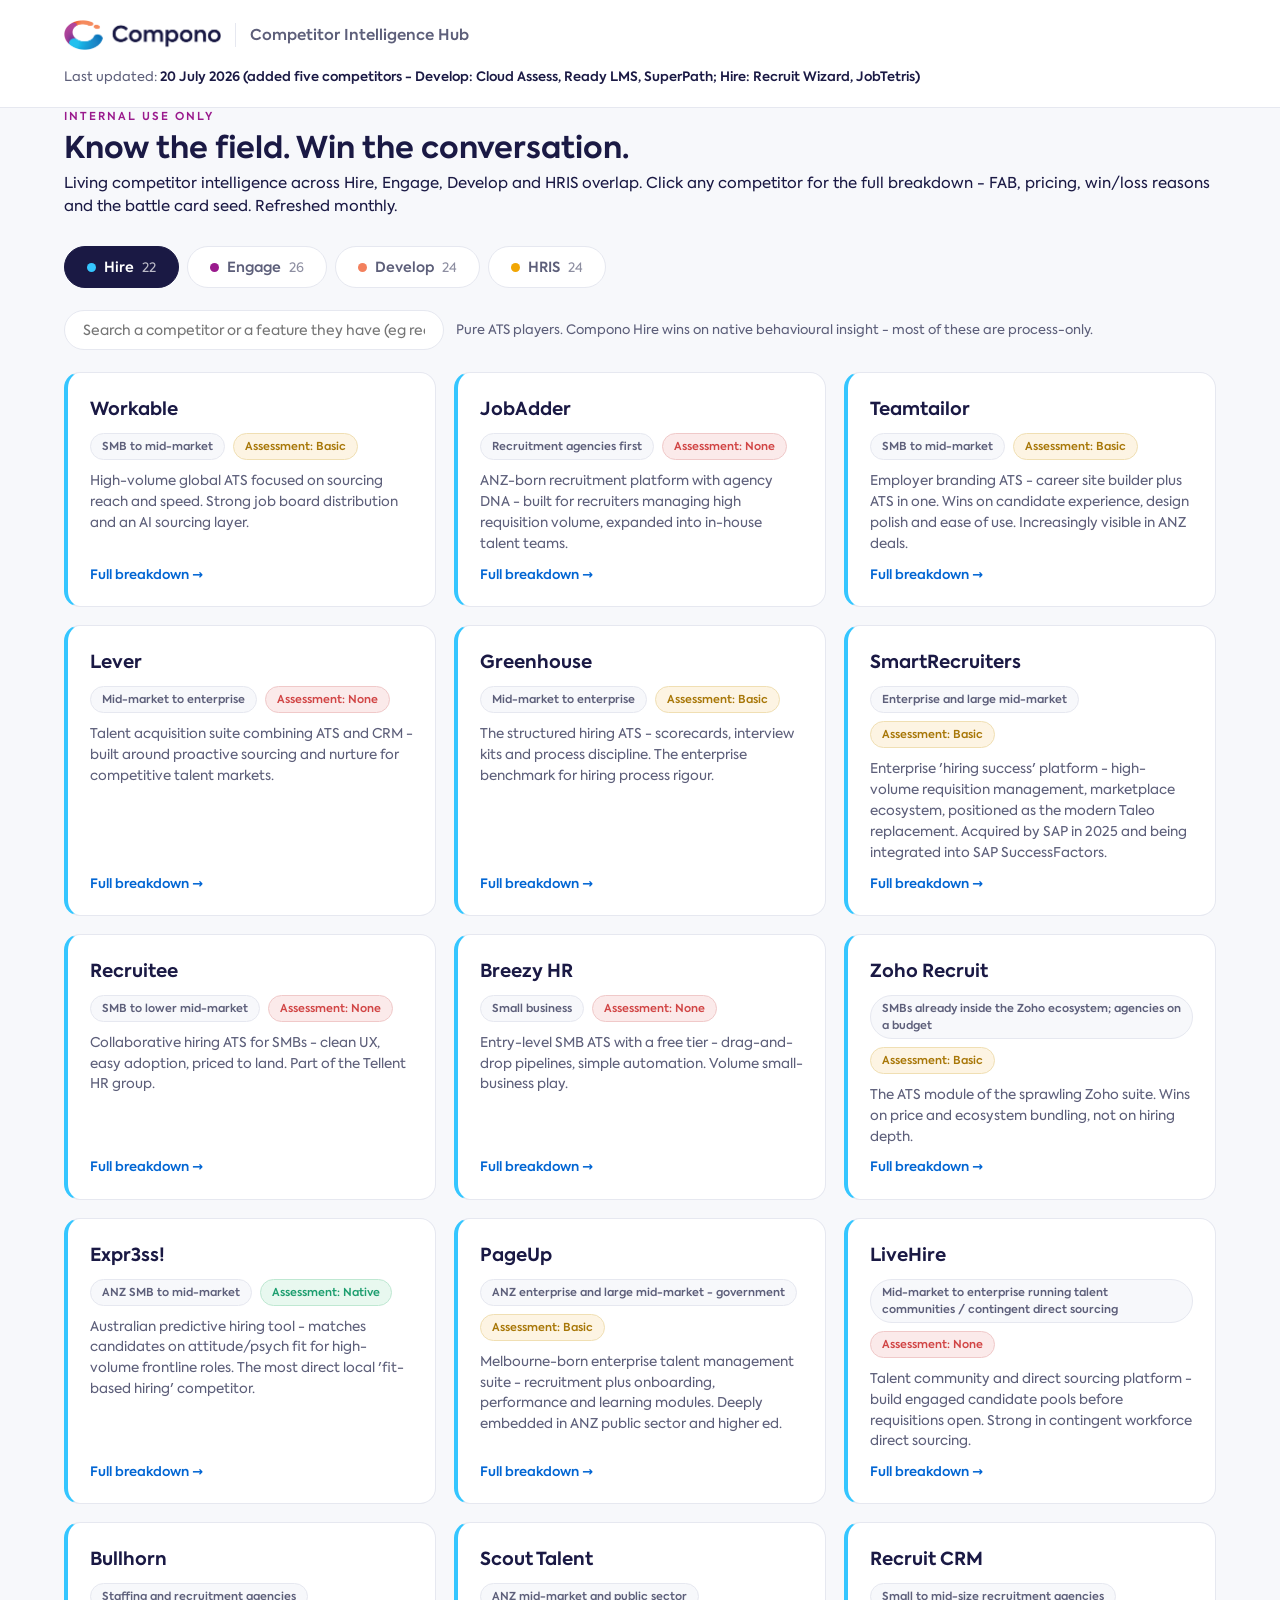
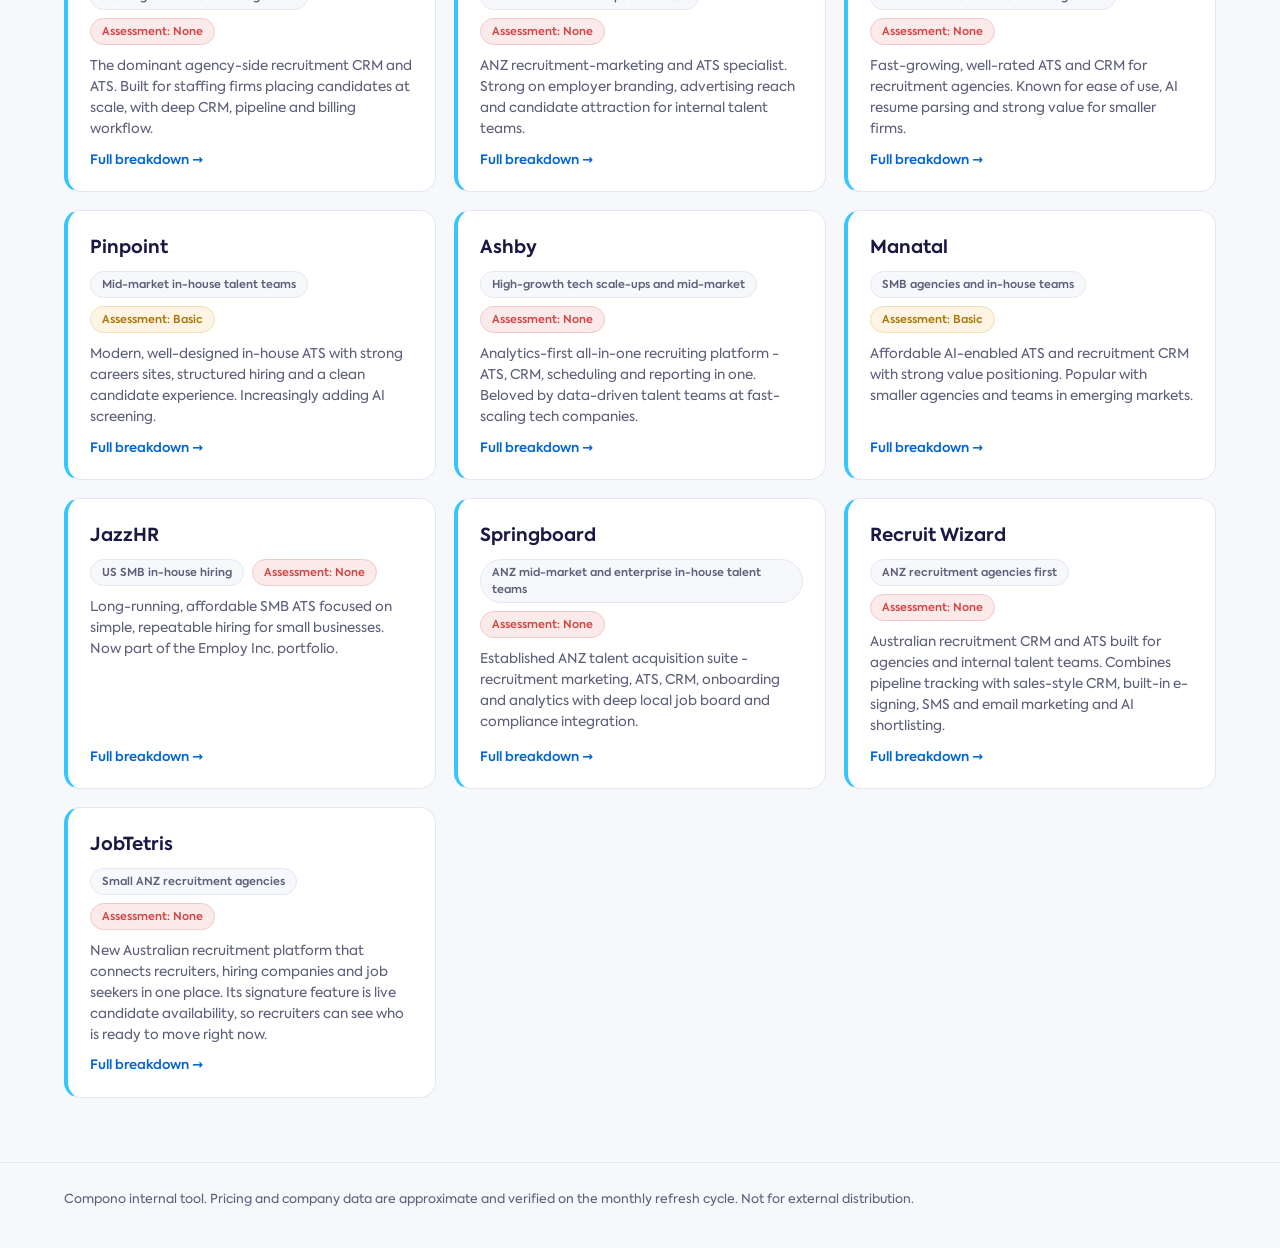
<file: index 3.html>
<!DOCTYPE html>
<html lang="en-AU">
<head>
<meta charset="UTF-8">
<meta name="viewport" content="width=device-width, initial-scale=1.0">
<meta name="robots" content="noindex, nofollow">
<title>Compono Competitor Intelligence Hub</title>
<link rel="stylesheet" href="styles.css">
</head>
<body>

<header class="site-header">
  <div class="wrap">
    <div class="brand">
      <img src="assets/logo-horizontal-color.png" alt="Compono">
      <span class="brand-title">Competitor Intelligence Hub</span>
    </div>
    <div class="last-updated">Last updated: <strong id="lastUpdated"></strong></div>
  </div>
</header>

<main class="wrap">
  <div class="hero-strip">
    <div class="eyebrow">Internal use only</div>
    <h1>Know the field. Win the conversation.</h1>
    <p>Living competitor intelligence across Hire, Engage, Develop and HRIS overlap. Click any competitor for the full breakdown - FAB, pricing, win/loss reasons and the battle card seed. Refreshed monthly.</p>
  </div>

  <div class="tabs" id="tabs"></div>

  <div class="toolbar">
    <input type="text" class="search" id="search" placeholder="Search a competitor or a feature they have (eg requisition, SCORM, assessment)...">
    <span class="tab-desc" id="tabDesc"></span>
  </div>

  <div class="grid" id="grid"></div>
</main>

<footer class="site-footer">
  <div class="wrap">Compono internal tool. Pricing and company data are approximate and verified on the monthly refresh cycle. Not for external distribution.</div>
</footer>

<script src="data.js"></script>
<script>
  document.getElementById("lastUpdated").textContent = LAST_UPDATED;

  const tabOrder = ["hire", "engage", "develop", "hris"];
  let activeTab = sessionStorage.getItem("activeTab") || "hire";
  let query = "";

  const tabsEl = document.getElementById("tabs");
  const gridEl = document.getElementById("grid");
  const descEl = document.getElementById("tabDesc");

  const searchEl = document.getElementById("search");

  // Build the searchable text for each competitor once, on load.
  // Capability-true only: this is what a competitor actually HAS.
  // We include the name (so you can still find them by name), their own
  // features, a real assessment capability for Hire (Basic or Native, never
  // None), and the FAB comparison rows they tick (them = yes or partial).
  // We deliberately leave OUT summary, their marketing pitch and integrations,
  // so a competitor is not pulled up for a feature just because it appears in
  // their description, or because they only plug into a partner that does it.
  function buildSearchText(c) {
    const parts = [];
    parts.push(c.name || "");
    if (Array.isArray(c.features)) parts.push(c.features.join("  "));
    if (c.category === "hire" && c.assessment && c.assessment.level !== "None") parts.push("assessment");
    if (c.fabComparison && Array.isArray(c.fabComparison.groups)) {
      c.fabComparison.groups.forEach(g => {
        (g.rows || []).forEach(r => {
          if (r && (r.them === "yes" || r.them === "partial")) parts.push(r.label || "");
        });
      });
    }
    return parts.join("  ").toLowerCase();
  }
  COMPETITORS.forEach(c => { c._search = buildSearchText(c); });

  // All words typed must be present (so "native assessment" narrows the list).
  function matchesQuery(c) {
    if (query === "") return true;
    return query.split(/\s+/).filter(Boolean).every(token => c._search.includes(token));
  }

  function renderTabs() {
    const searching = query !== "";
    tabsEl.innerHTML = tabOrder.map(key => {
      const count = COMPETITORS.filter(c => c.category === key).length;
      const isActive = !searching && key === activeTab;
      return `<button class="tab ${isActive ? "active" : ""}" data-tab="${key}">
        <span class="dot dot-${key}"></span>${CATEGORIES[key].label} <span class="count">${count}</span>
      </button>`;
    }).join("");
    tabsEl.querySelectorAll(".tab").forEach(btn => {
      btn.addEventListener("click", () => {
        // Clicking a tab returns to normal browsing and clears any search.
        activeTab = btn.dataset.tab;
        sessionStorage.setItem("activeTab", activeTab);
        query = "";
        searchEl.value = "";
        renderTabs(); renderGrid();
      });
    });
  }

  function assessPill(c) {
    if (c.category !== "hire" || !c.assessment) return "";
    const lvl = c.assessment.level;
    const cls = lvl === "Native" ? "assess-native" : lvl === "Basic" ? "assess-basic" : "assess-none";
    return `<span class="pill ${cls}">Assessment: ${lvl}</span>`;
  }

  // Category tag shown on cards when searching across all tabs.
  function categoryPill(c) {
    const label = CATEGORIES[c.category] ? CATEGORIES[c.category].label : c.category;
    return `<span class="pill"><span class="dot dot-${c.category}" style="display:inline-block;width:8px;height:8px;border-radius:50%;margin-right:6px"></span>${label}</span>`;
  }

  function renderGrid() {
    const searching = query !== "";

    // Empty search browses the active tab. A search looks across all categories.
    const list = searching
      ? COMPETITORS.filter(matchesQuery)
      : COMPETITORS.filter(c => c.category === activeTab);

    if (searching) {
      descEl.textContent = list.length === 1
        ? "1 competitor matches across all categories"
        : list.length + " competitors match across all categories";
    } else {
      descEl.textContent = CATEGORIES[activeTab].desc;
    }

    const emptyMsg = searching
      ? "No competitors match that search."
      : "No competitors in this tab.";

    gridEl.innerHTML = list.length ? list.map(c => `
      <a class="comp-card ${c.category}" href="competitor.html?id=${c.id}">
        <h3>${c.name}</h3>
        <div class="card-meta">
          ${searching ? categoryPill(c) : ""}
          <span class="pill">${c.targetMarket.split(",")[0]}</span>
          ${assessPill(c)}
        </div>
        <p>${c.summary}</p>
        <span class="card-link">Full breakdown →</span>
      </a>
    `).join("") : `<p style="color:var(--muted)">${emptyMsg}</p>`;
  }

  searchEl.addEventListener("input", e => {
    query = e.target.value.toLowerCase().trim();
    renderTabs(); renderGrid();
  });

  renderTabs();
  renderGrid();
</script>
</body>
</html>
</file>
<file: styles.css>
/* Compono Competitor Intelligence Hub — internal tool styling
   Lighter take on the Compono GTM design system */

@font-face { font-family:"Axiforma"; src:url("./fonts/Axiforma-Regular.otf") format("opentype"); font-weight:400; font-display:swap; }
@font-face { font-family:"Axiforma"; src:url("./fonts/Axiforma-Medium.otf") format("opentype"); font-weight:500; font-display:swap; }
@font-face { font-family:"Axiforma"; src:url("./fonts/Axiforma-SemiBold.otf") format("opentype"); font-weight:600; font-display:swap; }
@font-face { font-family:"Axiforma"; src:url("./fonts/Axiforma-Bold.otf") format("opentype"); font-weight:700; font-display:swap; }

:root {
  --navy:#1A1944;
  --blue:#0065D3;
  --blue-dark:#0055B3;
  --purple:#9a1a8d;
  --cyan:#35c6ff;
  --coral:#f3805d;
  --amber:#F1A604;
  --bg:#f7f8fb;
  --card:#ffffff;
  --line:#e6e8f0;
  --text:#1A1944;
  --muted:#5d5f7a;
  --green:#1d9e6f;
  --red:#d14545;
  --radius:16px;
  /* Darker, text-safe versions of the category colours */
  --hire-ink:#0a7fb5;
  --engage-ink:#9a1a8d;
  --develop-ink:#c9552f;
  --hris-ink:#a87708;
}

* { box-sizing:border-box; margin:0; padding:0; }

body {
  font-family:"Axiforma", system-ui, sans-serif;
  background:var(--bg);
  color:var(--text);
  line-height:1.55;
  font-size:15px;
}

a { color:var(--blue); text-decoration:none; }
a:hover { text-decoration:underline; }

.wrap { max-width:1200px; margin:0 auto; padding:0 24px; }

/* ---------- Header ---------- */
.site-header {
  background:var(--card);
  border-bottom:1px solid var(--line);
  padding:20px 0;
}
.site-header .wrap { display:flex; align-items:center; justify-content:space-between; gap:16px; flex-wrap:wrap; }
.brand { display:flex; align-items:center; gap:14px; }
.brand img { height:30px; }
.brand-title { font-weight:600; font-size:15px; color:var(--muted); border-left:1px solid var(--line); padding-left:14px; }
.last-updated { font-size:13px; color:var(--muted); }
.last-updated strong { color:var(--text); font-weight:600; }

/* ---------- Hero ---------- */
.eyebrow { text-transform:uppercase; letter-spacing:2px; font-size:11px; font-weight:600; color:var(--purple); }
.hero {
  margin-top:28px;
  padding:34px 36px 30px;
  border-radius:var(--radius);
  background:
    radial-gradient(600px 260px at 88% -20%, rgba(53,198,255,.22), transparent 60%),
    radial-gradient(520px 300px at -10% 120%, rgba(154,26,141,.28), transparent 60%),
    linear-gradient(135deg, #1A1944 0%, #2a2960 100%);
  color:#fff;
}
.hero .eyebrow { color:var(--cyan); }
.hero h1 { font-size:30px; font-weight:700; margin:8px 0 6px; letter-spacing:-0.3px; }
.hero p { color:rgba(255,255,255,.78); max-width:760px; font-size:14.5px; }
.hero-stats { display:flex; gap:10px; flex-wrap:wrap; margin-top:20px; }
.stat-chip {
  font-size:12.5px; font-weight:500;
  color:rgba(255,255,255,.82);
  background:rgba(255,255,255,.09);
  border:1px solid rgba(255,255,255,.16);
  border-radius:9999px;
  padding:7px 14px;
}
.stat-chip strong { color:#fff; font-weight:700; }
@media (max-width:600px){ .hero { padding:26px 22px 24px; } }

/* ---------- Tabs ---------- */
.tabs { display:flex; gap:8px; margin:28px 0 22px; flex-wrap:wrap; }
.tab {
  border:1px solid var(--line);
  background:var(--card);
  border-radius:9999px;
  padding:10px 22px;
  font-family:inherit;
  font-size:14px;
  font-weight:600;
  color:var(--muted);
  cursor:pointer;
  display:flex; align-items:center; gap:8px;
  transition:all .15s ease;
}
.tab:hover { border-color:var(--blue); color:var(--blue); }
.tab.active { background:var(--navy); border-color:var(--navy); color:#fff; }
.tab .dot { width:9px; height:9px; border-radius:50%; }
.dot-hire { background:var(--cyan); }
.dot-engage { background:var(--purple); }
.dot-develop { background:var(--coral); }
.dot-hris { background:var(--amber); }
.tab .count { font-weight:400; opacity:.7; font-size:13px; }

/* ---------- Search ---------- */
.toolbar { display:flex; gap:12px; align-items:center; margin-bottom:22px; flex-wrap:wrap; }
.search {
  flex:1; min-width:240px; max-width:380px;
  border:1px solid var(--line);
  border-radius:9999px;
  padding:10px 18px;
  font-family:inherit;
  font-size:14px;
  background:var(--card);
  color:var(--text);
}
.search:focus { outline:none; border-color:var(--blue); }
.tab-desc { font-size:13px; color:var(--muted); }

/* ---------- Card grid ---------- */
.grid {
  display:grid;
  grid-template-columns:repeat(3, 1fr);
  gap:18px;
  padding-bottom:64px;
}
@media (max-width:980px){ .grid { grid-template-columns:repeat(2,1fr); } }
@media (max-width:640px){ .grid { grid-template-columns:1fr; } }

.comp-card {
  background:var(--card);
  border:1px solid var(--line);
  border-left:4px solid var(--purple);
  border-radius:var(--radius);
  padding:22px;
  display:flex; flex-direction:column; gap:10px;
  transition:box-shadow .15s ease, transform .15s ease;
  color:var(--text);
}
.comp-card:hover { box-shadow:0 8px 24px rgba(26,25,68,.10); transform:translateY(-2px); text-decoration:none; }
.comp-card.hire { border-left-color:var(--cyan); }
.comp-card.engage { border-left-color:var(--purple); }
.comp-card.develop { border-left-color:var(--coral); }
.comp-card.hris { border-left-color:var(--amber); }

.comp-card h3 { font-size:18px; font-weight:700; }
.card-meta { display:flex; gap:8px; flex-wrap:wrap; }
.pill {
  font-size:11px; font-weight:600;
  border-radius:9999px;
  padding:4px 11px;
  background:var(--bg);
  color:var(--muted);
  border:1px solid var(--line);
}
.pill.assess-native { background:#e8f8ef; color:var(--green); border-color:#bfe8d2; }
.pill.assess-basic { background:#fdf4e3; color:#a87708; border-color:#f0dfb3; }
.pill.assess-none { background:#fbeaea; color:var(--red); border-color:#f0c9c9; }
.comp-card p { font-size:13.5px; color:var(--muted); flex:1; }
.card-link { font-size:13px; font-weight:600; color:var(--blue); }

/* ---------- Competitor page ---------- */
.back-link { display:inline-block; margin:26px 0 4px; font-size:13px; font-weight:600; }
.comp-header { position:relative; padding:18px 0 26px; border-bottom:1px solid var(--line); margin-bottom:30px; }
.comp-header::before {
  content:""; position:absolute; top:0; left:0;
  width:64px; height:4px; border-radius:2px; background:var(--purple);
}
.comp-header.hire::before { background:var(--cyan); }
.comp-header.engage::before { background:var(--purple); }
.comp-header.develop::before { background:var(--coral); }
.comp-header.hris::before { background:var(--amber); }
.comp-header.hire .eyebrow { color:var(--hire-ink); }
.comp-header.engage .eyebrow { color:var(--engage-ink); }
.comp-header.develop .eyebrow { color:var(--develop-ink); }
.comp-header.hris .eyebrow { color:var(--hris-ink); }
.comp-header h1 { font-size:32px; font-weight:700; letter-spacing:-0.3px; margin:6px 0 10px; }
.comp-header .card-meta { margin-top:4px; }

.section { margin-bottom:34px; }
.section h2 {
  font-size:13px; text-transform:uppercase; letter-spacing:2px;
  font-weight:600; color:var(--purple); margin-bottom:12px;
}
.panel {
  background:var(--card);
  border:1px solid var(--line);
  border-radius:var(--radius);
  padding:22px 24px;
}

.snapshot-grid { display:grid; grid-template-columns:repeat(auto-fit, minmax(170px,1fr)); gap:16px; }
.snap-item .label { font-size:11px; text-transform:uppercase; letter-spacing:1px; color:var(--muted); font-weight:600; }
.snap-item .value { font-size:14.5px; font-weight:500; margin-top:3px; }

ul.clean { list-style:none; }
ul.clean li { padding:7px 0 7px 22px; position:relative; font-size:14px; border-bottom:1px solid var(--bg); }
ul.clean li:last-child { border-bottom:none; }
ul.clean li::before { content:"●"; position:absolute; left:2px; font-size:9px; top:11px; color:var(--blue); }
ul.clean.wins li::before { color:var(--green); }
ul.clean.losses li::before { color:var(--red); }

.fab-grid { display:grid; grid-template-columns:1fr 1fr; gap:18px; }
@media (max-width:760px){ .fab-grid { grid-template-columns:1fr; } }
.fab-col h3 { font-size:14px; font-weight:700; margin-bottom:10px; display:flex; align-items:center; gap:8px; }
.fab-col.theirs h3 { color:var(--muted); }
.fab-col.ours h3 { color:var(--blue); }
.fab-block { margin-bottom:12px; }
.fab-block .fab-label { font-size:11px; text-transform:uppercase; letter-spacing:1px; font-weight:600; color:var(--muted); }
.fab-block p { font-size:13.5px; margin-top:3px; }

.battlecard {
  background:var(--navy);
  color:#fff;
  border-radius:var(--radius);
  padding:26px 28px;
}
.battlecard h2 { color:var(--cyan) !important; }
.battlecard p { font-size:15px; line-height:1.7; }
.bc-head { display:flex; align-items:center; justify-content:space-between; gap:12px; }
.bc-head h2 { margin-bottom:12px; }

/* Copy button (battle card) */
.copy-btn {
  font-family:inherit; font-size:12px; font-weight:600;
  text-transform:uppercase; letter-spacing:.06em;
  color:#fff; background:rgba(255,255,255,.12);
  border:1px solid rgba(255,255,255,.28);
  border-radius:9999px; padding:7px 16px;
  cursor:pointer; transition:all .15s ease;
  flex:0 0 auto; margin-bottom:12px;
}
.copy-btn:hover { background:rgba(255,255,255,.22); }
.copy-btn.copied { background:var(--green); border-color:var(--green); }

/* ---------- Quick take ---------- */
.quick-take {
  background:linear-gradient(135deg, #1A1944 0%, #2a2960 100%);
  color:#fff;
  border-radius:var(--radius);
  border-left:5px solid var(--purple);
  padding:24px 28px;
}
.quick-take.hire { border-left-color:var(--cyan); }
.quick-take.engage { border-left-color:var(--purple); }
.quick-take.develop { border-left-color:var(--coral); }
.quick-take.hris { border-left-color:var(--amber); }
.quick-take h2 { color:var(--cyan) !important; margin-bottom:14px; }
.qt-row { display:grid; grid-template-columns:110px 1fr; gap:14px; padding:9px 0; border-bottom:1px solid rgba(255,255,255,.10); }
.qt-row:last-child { border-bottom:none; }
.qt-label {
  font-size:11px; text-transform:uppercase; letter-spacing:1px;
  font-weight:600; color:rgba(255,255,255,.55); padding-top:2px;
}
.qt-row p { font-size:14.5px; line-height:1.55; color:rgba(255,255,255,.92); }
@media (max-width:600px){ .qt-row { grid-template-columns:1fr; gap:3px; } }

/* ---------- Landmine questions ---------- */
.landmine-intro { font-size:13px; color:var(--muted); margin-bottom:12px; }
ol.landmines { list-style:none; counter-reset:lm; margin:0; padding:0; }
ol.landmines li {
  counter-increment:lm;
  position:relative;
  padding:11px 0 11px 42px;
  font-size:14.5px; font-weight:500;
  border-bottom:1px solid var(--bg);
}
ol.landmines li:last-child { border-bottom:none; }
ol.landmines li::before {
  content:counter(lm);
  position:absolute; left:0; top:9px;
  width:26px; height:26px; border-radius:50%;
  display:flex; align-items:center; justify-content:center;
  font-size:12px; font-weight:700;
  color:#fff; background:var(--navy);
}

.recent-empty {
  font-size:13.5px; color:var(--muted); font-style:italic;
}
.activity-item { padding:10px 0; border-bottom:1px solid var(--bg); font-size:14px; }
.activity-item:last-child { border-bottom:none; }
.activity-item .date { font-size:12px; font-weight:600; color:var(--purple); }

.two-col { display:grid; grid-template-columns:1fr 1fr; gap:18px; }
@media (max-width:760px){ .two-col { grid-template-columns:1fr; } }

footer.site-footer {
  border-top:1px solid var(--line);
  padding:26px 0 40px;
  font-size:12.5px;
  color:var(--muted);
}

/* ============================================================
   FAB FEATURE COMPARISON + PAGE INTERACTIVITY
   Added for the redesigned 1-v-1 Compono comparison tables.
   Uses the existing tokens defined above (--navy, --blue, etc).
   ============================================================ */
:root{
  --fab-yes:#1d9e6f; --fab-yes-bg:rgba(29,158,111,.12);
  --fab-partial:#c8861a; --fab-partial-bg:rgba(214,158,46,.14);
  --fab-no:#c2c7d0; --fab-no-bg:rgba(120,130,150,.10);
  --ease-out:cubic-bezier(.22,1,.36,1);
}

/* ---------- collapsible shell ---------- */
.fab-compare{
  border:1px solid var(--line);
  border-radius:var(--radius);
  background:var(--card);
  overflow:hidden;
  box-shadow:0 2px 8px rgba(26,25,68,0.05);
  transition:box-shadow .3s var(--ease-out);
}
.fab-compare[open]{box-shadow:0 12px 32px -12px rgba(26,25,68,0.18);}
.fab-compare>summary{
  list-style:none; cursor:pointer; user-select:none;
  padding:20px 24px;
  display:flex; align-items:center; gap:14px;
  background:linear-gradient(135deg,#1A1944 0%,#2a2960 100%);
  color:#fff;
}
.fab-compare>summary::-webkit-details-marker{display:none;}
.fab-compare>summary::after{
  content:""; width:11px; height:11px; margin-left:auto;
  border-right:2px solid rgba(255,255,255,.8);
  border-bottom:2px solid rgba(255,255,255,.8);
  transform:rotate(45deg); transition:transform .3s var(--ease-out);
}
.fab-compare[open]>summary::after{transform:rotate(-135deg);}
.fab-compare-title{font-size:17px; font-weight:700; letter-spacing:-0.01em;}
.fab-compare-hint{
  font-size:12px; font-weight:600; text-transform:uppercase; letter-spacing:.08em;
  color:var(--cyan); margin-left:4px;
}
.fab-compare[open] .fab-compare-hint{opacity:.6;}
.fab-compare-body{padding:0;}

/* ---------- legend ---------- */
.fab-legend{
  display:flex; flex-wrap:wrap; gap:22px;
  padding:16px 24px; background:var(--bg);
  border-bottom:1px solid var(--line);
  font-size:13px; font-weight:500; color:var(--navy);
}
.fab-legend span{display:inline-flex; align-items:center; gap:8px;}

/* ---------- group ---------- */
.fab-compare-grouptitle{
  font-size:12px; font-weight:700; text-transform:uppercase; letter-spacing:.08em;
  color:var(--purple); padding:18px 24px 10px; background:var(--card);
}
.fab-compare-group:nth-of-type(2) .fab-compare-grouptitle{color:var(--blue);}

/* ---------- table ---------- */
.fab-compare-table{ width:100%; border-collapse:collapse; font-size:14.5px; table-layout:fixed; }
.fab-compare-table col.col-cap{width:auto;}
.fab-compare-table col.col-them,.fab-compare-table col.col-us{width:130px;}
.fab-compare-table th{
  font-size:12px; font-weight:700; text-transform:uppercase; letter-spacing:.05em;
  padding:13px 18px; color:var(--navy); background:#f1f0fb;
  border-bottom:2px solid var(--line);
}
.fab-compare-table th.cap{text-align:left;}
.fab-compare-table th.vendor{text-align:center;}
.fab-compare-table th.us{
  background:var(--blue); color:#fff; border-bottom:2px solid var(--blue-dark); position:relative;
}
.fab-compare-table th.us::after{
  content:"US"; position:absolute; top:4px; right:8px;
  font-size:9px; font-weight:700; letter-spacing:.1em; opacity:.55;
}
.fab-compare-table td{
  padding:13px 18px; border-bottom:1px solid var(--line);
  color:var(--navy); line-height:1.4; vertical-align:middle;
}
.fab-compare-table td.cap{font-weight:500;}
.fab-compare-table td.mark{text-align:center;}
.fab-compare-table td.us{background:rgba(0,101,211,0.05);}
.fab-compare-table tr:hover td{background:rgba(26,25,68,0.025);}
.fab-compare-table tr:hover td.us{background:rgba(0,101,211,0.09);}
.fab-compare-table tbody tr:last-child td{border-bottom:none;}

/* ---------- marks ---------- */
.mk{
  display:inline-flex; align-items:center; justify-content:center;
  width:28px; height:28px; border-radius:50%;
  font-style:normal; font-size:14px; font-weight:700; line-height:1;
}
.mk.yes{background:var(--fab-yes-bg); color:var(--fab-yes);}
.mk.partial{background:var(--fab-partial-bg); color:var(--fab-partial); font-size:12px;}
.mk.no{background:var(--fab-no-bg); color:var(--fab-no);}

@media (max-width:600px){
  .fab-compare-hint{display:none;}
  .fab-compare-table col.col-them,.fab-compare-table col.col-us{width:62px;}
  .fab-compare-table th,.fab-compare-table td{padding:11px 12px;}
  .fab-compare-table{font-size:13.5px;}
}

/* ---------- page interactivity ---------- */
.reveal{opacity:0; transform:translateY(16px); transition:opacity .6s var(--ease-out), transform .6s var(--ease-out);}
.reveal.in{opacity:1; transform:none;}
@media (prefers-reduced-motion:reduce){.reveal{opacity:1; transform:none; transition:none;}}

.hub-subnav{
  position:sticky; top:0; z-index:50;
  display:flex; gap:6px; flex-wrap:wrap;
  padding:12px 0; margin:0 0 8px;
  background:rgba(247,248,251,0.88); backdrop-filter:blur(10px);
  border-bottom:1px solid var(--line);
}
.hub-subnav a{
  font-size:13px; font-weight:600; text-decoration:none;
  color:var(--navy); padding:7px 14px; border-radius:9999px;
  border:1px solid var(--line); background:var(--card);
  transition:all .2s ease; white-space:nowrap;
}
.hub-subnav a:hover{border-color:var(--blue); color:var(--blue); text-decoration:none;}
.hub-subnav a.active{background:var(--navy); color:#fff; border-color:var(--navy);}

.win-loss-bar{height:8px; border-radius:9999px; overflow:hidden; display:flex; margin:4px 0 18px; background:var(--fab-no-bg);}
.win-loss-bar .w{background:var(--green);}
.win-loss-bar .l{background:var(--coral);}

ul.clean.wins li,ul.clean.losses li{transition:transform .2s ease;}
ul.clean.wins li:hover,ul.clean.losses li:hover{transform:translateX(3px);}

.panel{transition:box-shadow .25s ease;}
.section:hover>.panel{box-shadow:0 8px 24px -12px rgba(26,25,68,0.15);}

/* ============================================================
   COMPANY LOGO CHIPS
   Favicon-based logos with a coloured-initial fallback.
   Added July 2026 refresh - cards, page headers, FAB columns
   and the 1-v-1 comparison table headers.
   ============================================================ */
.logo-chip{
  width:34px; height:34px; border-radius:9px;
  border:1px solid var(--line); background:#fff;
  display:inline-flex; align-items:center; justify-content:center;
  overflow:hidden; flex:0 0 auto;
  box-shadow:0 1px 3px rgba(26,25,68,.06);
}
.logo-chip .logo-img{ width:22px; height:22px; object-fit:contain; }
.logo-chip .logo-fallback{
  width:100%; height:100%;
  display:flex; align-items:center; justify-content:center;
  font-weight:700; font-size:15px; color:#fff; background:var(--navy);
}
.logo-chip.hire .logo-fallback{ background:var(--cyan); }
.logo-chip.engage .logo-fallback{ background:var(--purple); }
.logo-chip.develop .logo-fallback{ background:var(--coral); }
.logo-chip.hris .logo-fallback{ background:var(--amber); }

/* Card grid */
.card-head{ display:flex; align-items:center; gap:12px; }
.card-head h3{ margin:0; }

/* Competitor page header */
.comp-title-row{ display:flex; align-items:center; gap:14px; margin:6px 0 10px; }
.comp-title-row h1{ margin:0; }
.logo-chip.lg{ width:54px; height:54px; border-radius:14px; }
.logo-chip.lg .logo-img{ width:36px; height:36px; }
.logo-chip.lg .logo-fallback{ font-size:22px; }

/* FAB column headings */
.fab-col h3 .logo-chip{ width:26px; height:26px; border-radius:7px; }
.fab-col h3 .logo-chip .logo-img{ width:17px; height:17px; }
.fab-col h3 .logo-chip .logo-fallback{ font-size:12px; }

/* Comparison table headers */
.logo-chip.sm{ width:20px; height:20px; border-radius:5px; box-shadow:none; }
.logo-chip.sm .logo-img{ width:14px; height:14px; }
.logo-chip.sm .logo-fallback{ font-size:10px; }
.th-vendor{ display:inline-flex; align-items:center; gap:7px; vertical-align:middle; }
.fab-compare-table th.us .logo-chip.sm{ border-color:rgba(255,255,255,.5); }

@media (max-width:600px){
  .fab-compare-table .logo-chip.sm{ display:none; }
}

/* ============================================================
   PRINT STYLES
   Any competitor page prints as a clean one-click PDF for
   board prep. Comparison tables are opened by the page script
   before printing.
   ============================================================ */
@media print {
  body { background:#fff; font-size:12px; }
  .site-header { border-bottom:1px solid #ccc; padding:10px 0; }
  .hub-subnav, .back-link, .copy-btn, footer.site-footer,
  .fab-compare-hint, .search, .toolbar, .tabs { display:none !important; }
  .reveal { opacity:1 !important; transform:none !important; transition:none !important; }
  .section { break-inside:avoid; margin-bottom:18px; }
  .panel, .comp-card, .battlecard, .quick-take, .fab-compare { box-shadow:none !important; }
  .battlecard, .quick-take, .fab-compare > summary, .mk,
  .comp-header::before, ol.landmines li::before {
    -webkit-print-color-adjust:exact; print-color-adjust:exact;
  }
  .fab-compare > summary::after { display:none; }
  .fab-compare-table tr:hover td { background:transparent; }
  .hero { -webkit-print-color-adjust:exact; print-color-adjust:exact; }
}

/* ============================================================
   CATEGORY PAGE HEADER (light)
   Compact page title for category.html. The big hero now lives
   on the dark home landing page.
   ============================================================ */
.cat-header { padding:14px 0 6px; }
.cat-header .eyebrow { display:flex; align-items:center; gap:8px; }
.cat-header .eyebrow .dot { width:9px; height:9px; border-radius:50%; display:inline-block; }
.cat-header h1 { font-size:30px; font-weight:700; letter-spacing:-0.3px; margin:8px 0 6px; }
.cat-header p { color:var(--muted); max-width:760px; font-size:14.5px; }
.cat-header .cat-count { font-size:13px; font-weight:600; color:var(--muted); margin-top:10px; }
.cat-header.hire .eyebrow { color:var(--hire-ink); }
.cat-header.engage .eyebrow { color:var(--engage-ink); }
.cat-header.develop .eyebrow { color:var(--develop-ink); }
.cat-header.hris .eyebrow { color:var(--hris-ink); }

/* ============================================================
   DARK HOME LANDING PAGE
   index.html only. Every selector is scoped to body.home so
   the light category and competitor pages are unaffected.
   Follows the Compono GTM dark surface rules - dark gradient
   background, cyan accents, ambient glows, glass cards.
   ============================================================ */
body.home {
  background:linear-gradient(160deg, #1A1944 0%, #0D0D2B 55%, #0D0D2B 100%);
  color:#fff;
  min-height:100vh;
  position:relative;
}

/* Ambient glows behind everything */
body.home .home-glow {
  position:fixed; border-radius:50%; pointer-events:none; z-index:0;
}
body.home .glow-a {
  top:-220px; right:-140px; width:640px; height:640px;
  background:rgba(53,198,255,.10); filter:blur(120px);
}
body.home .glow-b {
  bottom:-260px; left:-180px; width:620px; height:620px;
  background:rgba(154,26,141,.14); filter:blur(130px);
}
body.home main, body.home .site-header, body.home .site-footer { position:relative; z-index:1; }

/* ---------- Header ---------- */
body.home .site-header {
  background:transparent;
  border-bottom:1px solid rgba(255,255,255,.10);
}
body.home .brand-title { color:rgba(255,255,255,.75); border-left-color:rgba(255,255,255,.18); }
body.home .brand img.logo-fallback-bg { background:#fff; padding:5px 10px; border-radius:8px; }
body.home .last-updated {
  font-size:12.5px; color:rgba(255,255,255,.65);
  background:rgba(255,255,255,.07);
  border:1px solid rgba(255,255,255,.14);
  border-radius:9999px; padding:7px 14px;
  cursor:default; white-space:nowrap;
}
body.home .last-updated strong { color:#fff; }

/* ---------- Hero ---------- */
body.home .home-hero { padding:58px 0 8px; max-width:820px; }
body.home .home-hero .eyebrow { color:var(--cyan); font-size:12px; letter-spacing:2.5px; }
body.home .home-hero h1 {
  font-size:46px; font-weight:700; line-height:1.12;
  letter-spacing:-0.5px; margin:14px 0 14px;
}
body.home .home-hero p { color:rgba(255,255,255,.72); font-size:16px; max-width:640px; }
body.home .hero-stats { margin-top:22px; }
@media (max-width:640px){ body.home .home-hero h1 { font-size:32px; } body.home .home-hero { padding-top:38px; } }

/* ---------- Search ---------- */
body.home .home-toolbar { margin:30px 0 26px; }
body.home .search {
  max-width:520px;
  background:rgba(255,255,255,.06);
  border-color:rgba(255,255,255,.16);
  color:#fff;
  padding:13px 20px;
}
body.home .search::placeholder { color:rgba(255,255,255,.45); }
body.home .search:focus { border-color:var(--cyan); }

/* ---------- Module tiles ---------- */
body.home .modules {
  display:grid;
  grid-template-columns:repeat(4, 1fr);
  gap:18px;
  padding-bottom:72px;
}
@media (max-width:980px){ body.home .modules { grid-template-columns:repeat(2,1fr); } }
@media (max-width:520px){ body.home .modules { grid-template-columns:1fr; } }

body.home .module {
  display:flex; flex-direction:column; gap:12px;
  color:#fff; text-decoration:none;
  background:rgba(255,255,255,.05);
  border:1px solid rgba(255,255,255,.12);
  border-radius:24px;
  padding:26px 24px 22px;
  min-height:230px;
  transition:transform .2s var(--ease-out), box-shadow .2s var(--ease-out), background .2s ease, border-color .2s ease;
}
body.home .module:hover { text-decoration:none; transform:translateY(-3px); background:rgba(255,255,255,.09); }
body.home .module.hire:hover    { border-color:var(--cyan);  box-shadow:0 20px 40px -15px rgba(53,198,255,.40); }
body.home .module.engage:hover  { border-color:#c94dbb;      box-shadow:0 20px 40px -15px rgba(154,26,141,.50); }
body.home .module.develop:hover { border-color:var(--coral); box-shadow:0 20px 40px -15px rgba(243,128,93,.40); }
body.home .module.hris:hover    { border-color:var(--amber); box-shadow:0 20px 40px -15px rgba(241,166,4,.35); }

body.home .module-top { display:flex; align-items:flex-start; justify-content:space-between; }
body.home .module-icon {
  width:64px; height:64px;
  border-radius:18px;
  display:flex; align-items:center; justify-content:center;
  color:#fff;
}
body.home .module-icon svg { width:30px; height:30px; }
body.home .module.hire    .module-icon { background:linear-gradient(135deg, #35c6ff, #0065D3); }
body.home .module.engage  .module-icon { background:linear-gradient(135deg, #c02fb0, #7a1470); }
body.home .module.develop .module-icon { background:linear-gradient(135deg, #f3805d, #d75a34); }
body.home .module.hris    .module-icon { background:linear-gradient(135deg, #F1A604, #c98a03); }

body.home .module-count {
  font-size:13px; font-weight:700;
  color:rgba(255,255,255,.85);
  background:rgba(255,255,255,.10);
  border:1px solid rgba(255,255,255,.16);
  border-radius:9999px;
  min-width:36px; height:28px;
  display:flex; align-items:center; justify-content:center;
  padding:0 11px;
}
body.home .module-name { font-size:21px; font-weight:700; margin-top:4px; }
body.home .module-line { font-size:13px; color:rgba(255,255,255,.62); line-height:1.5; flex:1; }
body.home .module-go { font-size:13px; font-weight:600; color:var(--cyan); }

/* ---------- Search results on dark ---------- */
body.home .search-results { padding-bottom:72px; }
body.home .search-meta { font-size:13px; color:rgba(255,255,255,.60); margin-bottom:16px; }
body.home .grid { padding-bottom:0; }
body.home .comp-card {
  background:rgba(255,255,255,.05);
  border-color:rgba(255,255,255,.10);
  color:#fff;
}
body.home .comp-card:hover {
  background:rgba(255,255,255,.08);
  box-shadow:0 20px 40px -15px rgba(53,198,255,.25);
}
body.home .comp-card p { color:rgba(255,255,255,.66); }
body.home .comp-card .pill {
  background:rgba(255,255,255,.07);
  border-color:rgba(255,255,255,.16);
  color:rgba(255,255,255,.72);
}
body.home .comp-card .pill.assess-native { background:rgba(29,158,111,.18);  color:#5fdcae; border-color:rgba(29,158,111,.45); }
body.home .comp-card .pill.assess-basic  { background:rgba(241,166,4,.16);   color:#f5c667; border-color:rgba(241,166,4,.40); }
body.home .comp-card .pill.assess-none   { background:rgba(209,69,69,.16);   color:#f19a9a; border-color:rgba(209,69,69,.40); }
body.home .card-link { color:var(--cyan); }
body.home .grid-empty { color:rgba(255,255,255,.60); }

/* ---------- Footer ---------- */
body.home .site-footer { border-top-color:rgba(255,255,255,.10); color:rgba(255,255,255,.45); }

/* ============================================================
   FEEDBACK BOARD
   feedback.html (light page) plus the home-page tile.
   Separate discussion layer - does not touch competitor data.
   ============================================================ */

/* ---------- Home-page feedback tile (full width) ---------- */
body.home .module.feedback {
  grid-column:1 / -1;
  flex-direction:row;
  align-items:center;
  gap:22px;
  min-height:auto;
  padding:22px 26px;
}
body.home .module.feedback .module-icon {
  flex:none;
  background:linear-gradient(135deg, #35c6ff, #9a1a8d);
}
body.home .module.feedback .fb-text { display:flex; flex-direction:column; gap:4px; flex:1; }
body.home .module.feedback .module-name { margin-top:0; }
body.home .module.feedback .module-go { flex:none; }
body.home .module.feedback:hover {
  transform:translateY(-3px);
  border-color:var(--cyan);
  box-shadow:0 20px 40px -15px rgba(53,198,255,.40);
}
@media (max-width:520px){
  body.home .module.feedback { flex-direction:column; align-items:flex-start; }
}

/* ---------- Feedback page intro ---------- */
.fb-header { padding:14px 0 6px; }
.fb-header .eyebrow { color:var(--blue); }
.fb-header h1 { font-size:30px; font-weight:700; letter-spacing:-0.3px; margin:8px 0 6px; }
.fb-header p { color:var(--muted); max-width:720px; font-size:14.5px; }

/* ---------- Post form ---------- */
.fb-form { display:grid; gap:14px; }
.fb-row { display:grid; grid-template-columns:1fr 1fr; gap:14px; }
@media (max-width:600px){ .fb-row { grid-template-columns:1fr; } }
.fb-field { display:flex; flex-direction:column; gap:6px; }
.fb-field label { font-size:12px; font-weight:600; color:var(--muted); }
.fb-input, .fb-select, .fb-textarea {
  font-family:inherit; font-size:14px; color:var(--text);
  border:1px solid var(--line); border-radius:10px;
  padding:10px 13px; background:var(--card); width:100%;
}
.fb-input:focus, .fb-select:focus, .fb-textarea:focus { outline:none; border-color:var(--blue); }
.fb-textarea { min-height:110px; resize:vertical; line-height:1.5; }
.fb-actions { display:flex; align-items:center; gap:14px; flex-wrap:wrap; }
.honeypot { position:absolute; left:-9999px; width:1px; height:1px; overflow:hidden; }

.btn {
  font-family:inherit; font-size:14px; font-weight:600;
  border:none; border-radius:9999px; padding:11px 24px;
  background:var(--blue); color:#fff; cursor:pointer;
  transition:background .15s ease;
}
.btn:hover { background:var(--blue-dark); }
.btn:disabled { opacity:.55; cursor:not-allowed; }

.fb-status { font-size:13px; }
.fb-status.err { color:var(--red); }
.fb-status.ok { color:var(--green); }
.fb-status.muted { color:var(--muted); }

/* ---------- Filters ---------- */
.fb-filters { display:flex; gap:8px; flex-wrap:wrap; margin:26px 0 16px; }
.fb-filter {
  cursor:pointer; font-family:inherit;
  font-size:12px; font-weight:600;
  border-radius:9999px; padding:7px 15px;
  background:var(--card); color:var(--muted); border:1px solid var(--line);
  transition:all .15s ease;
}
.fb-filter:hover { border-color:var(--blue); color:var(--blue); }
.fb-filter.active { background:var(--navy); color:#fff; border-color:var(--navy); }

/* ---------- Post list ---------- */
.fb-list { display:flex; flex-direction:column; gap:14px; }
.fb-post {
  background:var(--card);
  border:1px solid var(--line);
  border-left:4px solid var(--blue);
  border-radius:var(--radius);
  padding:18px 20px;
}
.fb-post.hire { border-left-color:var(--cyan); }
.fb-post.engage { border-left-color:var(--purple); }
.fb-post.develop { border-left-color:var(--coral); }
.fb-post.hris { border-left-color:var(--amber); }
.fb-post.new { border-left-color:var(--green); }
.fb-post.general { border-left-color:var(--blue); }

.fb-post-top { display:flex; align-items:center; gap:10px; flex-wrap:wrap; margin-bottom:8px; }
.fb-post-name { font-weight:700; font-size:14.5px; }
.fb-post-time { font-size:12px; color:var(--muted); margin-left:auto; }
.fb-post-subject { font-weight:600; font-size:14px; margin-bottom:4px; }
.fb-post-message { font-size:14px; color:var(--text); white-space:pre-wrap; overflow-wrap:anywhere; }

.fb-note { color:var(--muted); font-size:14px; padding:18px 0; }
.fb-note.err { color:var(--red); }

/* ---------- Feedback status (pending / actioned) ---------- */
.fb-post.pending { border-left-color:var(--amber); }
.fb-post.actioned { border-left-color:var(--green); }

.fb-status-badge {
  font-size:11px; font-weight:600;
  border-radius:9999px; padding:4px 11px; border:1px solid;
}
.fb-status-badge.pending { background:#fdf4e3; color:#a87708; border-color:#f0dfb3; }
.fb-status-badge.actioned { background:#e8f8ef; color:var(--green); border-color:#bfe8d2; }

.fb-post-actions { margin-top:12px; }
.fb-toggle {
  font-family:inherit; font-size:12px; font-weight:600;
  border:1px solid var(--line); background:var(--card); color:var(--muted);
  border-radius:9999px; padding:6px 14px; cursor:pointer;
  transition:all .15s ease;
}
.fb-toggle:hover { border-color:var(--blue); color:var(--blue); }
.fb-toggle:disabled { opacity:.55; cursor:not-allowed; }

/* ============================================================
   NEON MASTHEAD (home hero)
   The C logo artwork is unchanged - only a soft light layer
   around it breathes. Honours reduced-motion preferences.
   ============================================================ */
body.home .home-hero {
  max-width:760px;
  margin:0 auto;
  text-align:center;
  padding:44px 0 8px;
}
body.home .home-hero .hero-stats { justify-content:center; }
body.home .home-hero p { margin-left:auto; margin-right:auto; }

.neon-mast { display:flex; flex-direction:column; align-items:center; margin-bottom:30px; }

.neon-c {
  width:210px; height:auto; display:block;
  animation:
    neonFlickerOn 1.5s ease-out both,
    neonBreathe 5s ease-in-out 1.5s infinite;
  will-change:opacity, filter;
}

/* One-time warm-up: the tube stutters on, then locks to a steady glow */
@keyframes neonFlickerOn {
  0%   { opacity:0;   filter:drop-shadow(0 0 0 rgba(120,170,255,0)); }
  8%   { opacity:.55; filter:drop-shadow(0 0 10px rgba(120,170,255,.22)); }
  10%  { opacity:.10; }
  14%  { opacity:.75; }
  16%  { opacity:.15; }
  22%  { opacity:.90; filter:drop-shadow(0 0 20px rgba(120,170,255,.30)); }
  24%  { opacity:.28; }
  30%  { opacity:1; }
  35%  { opacity:.5; }
  42%  { opacity:1;   filter:drop-shadow(0 0 28px rgba(120,170,255,.36)); }
  100% { opacity:.82; filter:drop-shadow(0 0 12px rgba(120,170,255,.18)); }
}

@keyframes neonBreathe {
  0%, 100% { opacity:.80; filter:drop-shadow(0 0 8px rgba(120,160,255,.10)); }
  50%      { opacity:1;   filter:drop-shadow(0 0 26px rgba(120,170,255,.32)); }
}
@media (prefers-reduced-motion: reduce) {
  .neon-c { animation:none; opacity:1; filter:drop-shadow(0 0 14px rgba(120,170,255,.20)); }
}

.neon-title {
  margin-top:14px;
  font-size:14px; font-weight:600;
  letter-spacing:2.5px; text-transform:uppercase;
  color:rgba(255,255,255,.90);
}

/* Centre the search on the home page under the centred hero */
body.home .home-toolbar { display:flex; justify-content:center; }

@media (max-width:640px){
  .neon-c { width:150px; }
  .neon-title { font-size:12px; letter-spacing:2px; }
  .neon-mast { margin-bottom:22px; }
}

/* ---------- Footer last-updated stamp ---------- */
.footer-updated { margin-bottom:8px; font-size:12.5px; }
body.home .footer-updated { color:rgba(255,255,255,.62); }
.footer-updated strong { font-weight:600; }
</file>
